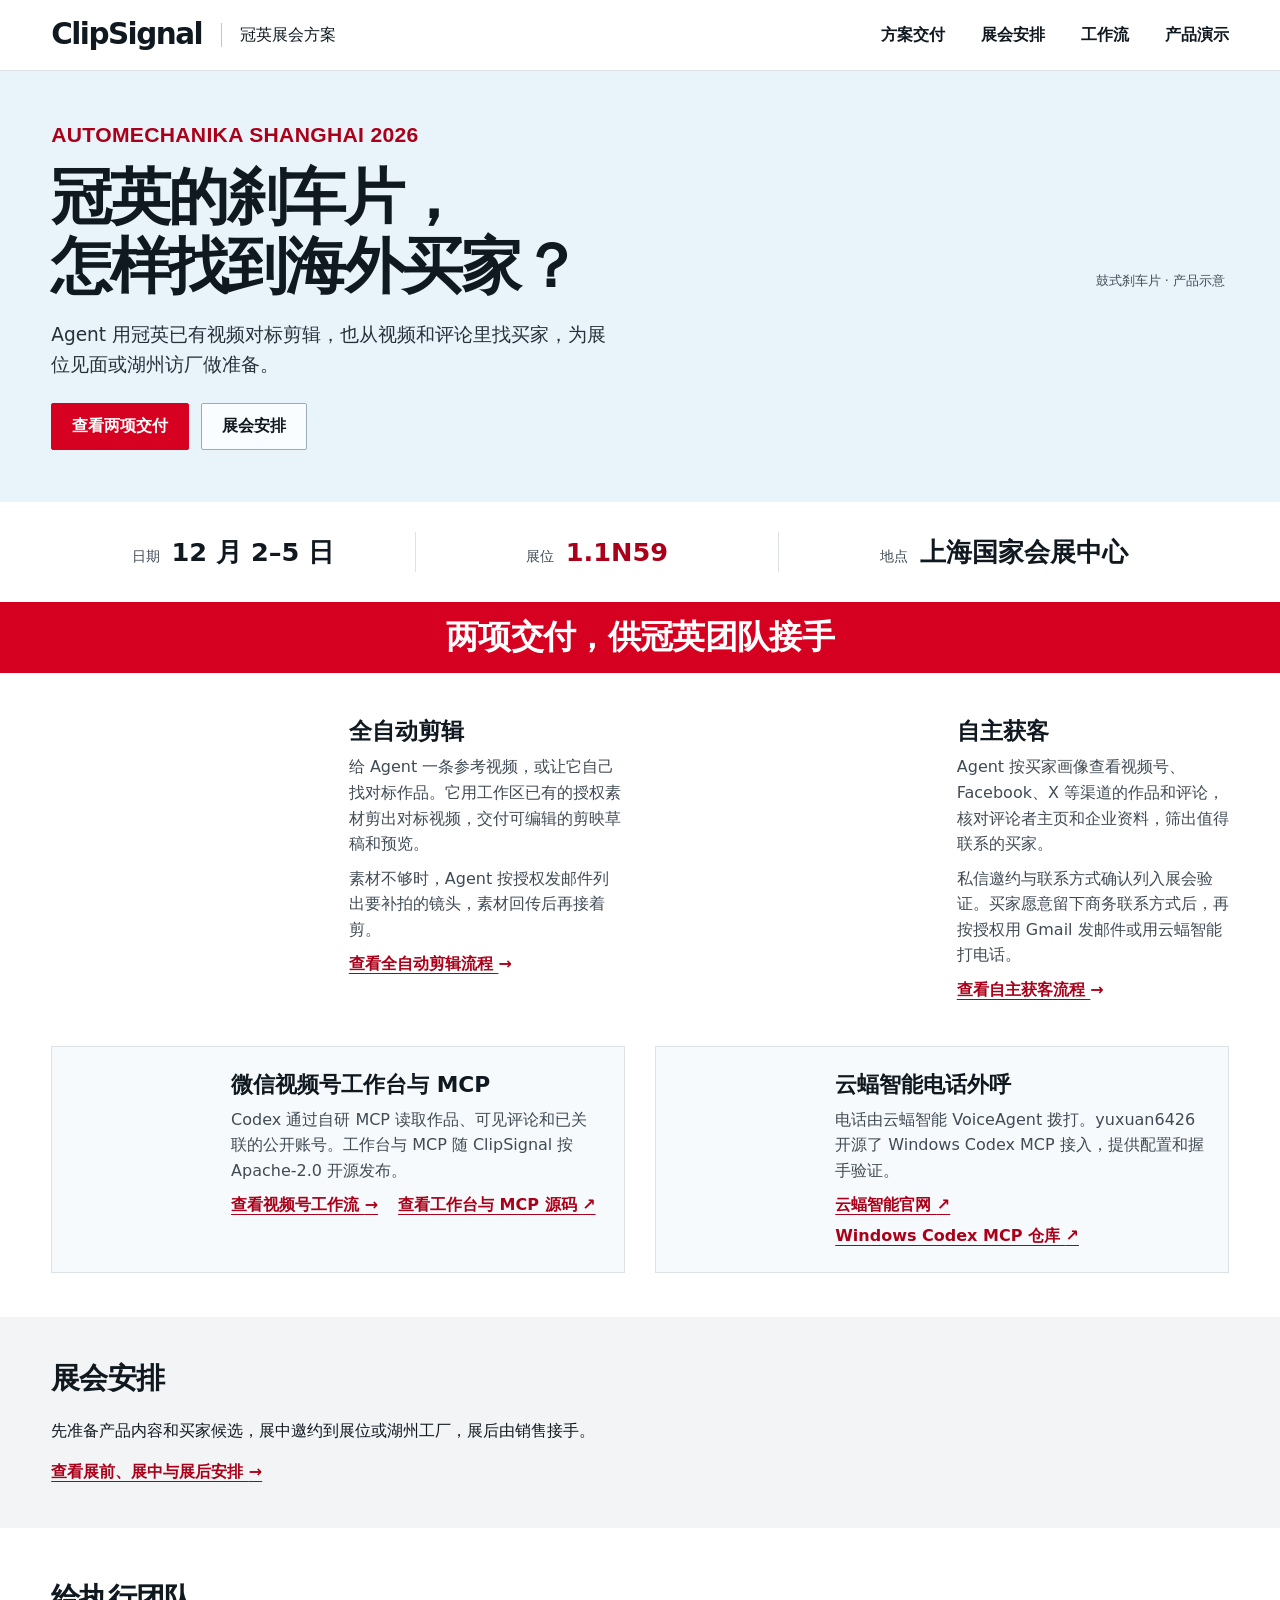
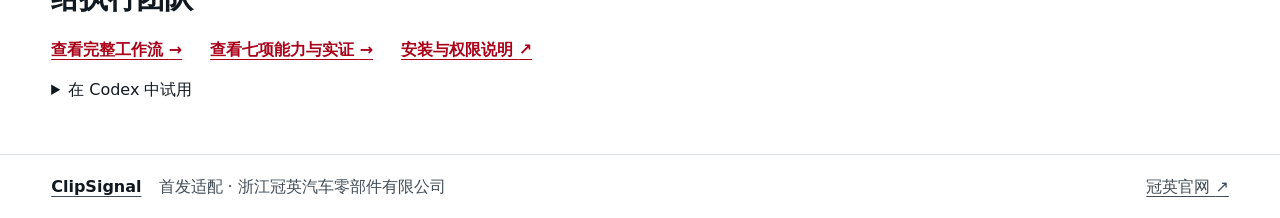
<file: site/index.html>
<!doctype html>
<html lang="zh-CN">
<head>
  <meta charset="utf-8">
  <meta name="viewport" content="width=device-width, initial-scale=1">
  <title>ClipSignal · 冠英展会获客方案</title>
  <meta name="description" content="ClipSignal 为冠英展会提供全自动剪辑与自主获客工作流，连接微信视频号 MCP 和云蝠智能外呼。">
  <meta property="og:title" content="ClipSignal · 冠英展会获客方案">
  <meta property="og:description" content="用工作区素材做对标视频，从公开作品和评论识别买家，再跟进展位或访厂邀约。">
  <link rel="icon" href="data:,">
  <link rel="stylesheet" href="./style.css">
  <script defer src="./script.js"></script>
</head>
<body class="case-home">
<a class="skip" href="#main">跳到正文</a>
<header class="case-header">
  <div class="case-shell case-header-row">
    <a class="case-brand" href="./"><strong>ClipSignal</strong><span>冠英展会方案</span></a>
    <nav aria-label="主导航">
      <a href="#deliverables">方案交付</a>
      <a href="#schedule">展会安排</a>
      <a href="./guide/">工作流</a>
      <a href="./demo/">产品演示</a>
    </nav>
  </div>
</header>
<main id="main">
  <section class="case-hero" aria-labelledby="case-title">
    <div class="case-shell case-hero-grid">
      <div class="case-hero-copy">
        <p class="case-event" lang="en">Automechanika Shanghai 2026</p>
        <h1 id="case-title">冠英的刹车片，<br>怎样找到海外买家？</h1>
        <p class="case-intro">Agent 用冠英已有视频对标剪辑，也从视频和评论里找买家，为展位见面或湖州访厂做准备。</p>
        <div class="case-actions">
          <a class="case-button" href="#deliverables">查看两项交付</a>
          <a class="case-button case-outline" href="#schedule">展会安排</a>
        </div>
      </div>
      <figure class="case-product">
        <div data-art="case-kooying"></div>
        <figcaption>鼓式刹车片 · 产品示意</figcaption>
      </figure>
    </div>
  </section>

  <dl class="case-shell case-facts" aria-label="展会信息">
    <div><dt>日期</dt><dd>12 月 2–5 日</dd></div>
    <div><dt>展位</dt><dd><strong>1.1N59</strong></dd></div>
    <div><dt>地点</dt><dd>上海国家会展中心</dd></div>
  </dl>

  <section id="deliverables" aria-labelledby="deliverables-title">
    <div class="case-red">
      <div class="case-shell"><h2 id="deliverables-title">两项交付，供冠英团队接手</h2></div>
    </div>
    <div class="case-shell case-outputs">
      <article class="case-output">
        <div class="case-output-photo" data-art="scene-03"></div>
        <div>
          <h3>全自动剪辑</h3>
          <p>给 Agent 一条参考视频，或让它自己找对标作品。它用工作区已有的授权素材剪出对标视频，交付可编辑的剪映草稿和预览。</p>
          <p>素材不够时，Agent 按授权发邮件列出要补拍的镜头，素材回传后再接着剪。</p>
          <a href="./guide/#edit">查看全自动剪辑流程 <span aria-hidden="true">→</span></a>
        </div>
      </article>
      <article class="case-output">
        <div class="case-output-photo" data-art="scene-09"></div>
        <div>
          <h3>自主获客</h3>
          <p>Agent 按买家画像查看视频号、Facebook、X 等渠道的作品和评论，核对评论者主页和企业资料，筛出值得联系的买家。</p>
          <p>私信邀约与联系方式确认列入展会验证。买家愿意留下商务联系方式后，再按授权用 Gmail 发邮件或用云蝠智能打电话。</p>
          <a href="./guide/#leads">查看自主获客流程 <span aria-hidden="true">→</span></a>
        </div>
      </article>
    </div>
    <div class="case-shell case-support" role="group" aria-label="自主获客的两个接入">
      <article id="wechat" class="case-channel" aria-labelledby="wechat-title">
        <div class="case-channel-art" data-art="scene-07"></div>
        <div>
          <h3 id="wechat-title">微信视频号工作台与 MCP</h3>
          <p>Codex 通过自研 MCP 读取作品、可见评论和已关联的公开账号。工作台与 MCP 随 ClipSignal 按 Apache-2.0 开源发布。</p>
          <div class="case-channel-links">
            <a href="./guide/#wechat">查看视频号工作流 <span aria-hidden="true">→</span></a>
            <a href="https://github.com/yuxuan6426/clipsignal/tree/main/modules/wechat">查看工作台与 MCP 源码 <span aria-hidden="true">↗</span></a>
          </div>
        </div>
      </article>
      <article id="voice" class="case-channel" aria-labelledby="voice-title">
        <div class="case-channel-art" data-art="scene-08"></div>
        <div>
          <h3 id="voice-title">云蝠智能电话外呼</h3>
          <p>电话由云蝠智能 VoiceAgent 拨打。yuxuan6426 开源了 Windows Codex MCP 接入，提供配置和握手验证。</p>
          <div class="case-channel-links">
            <a href="https://www.ccgpt.net/">云蝠智能官网 <span aria-hidden="true">↗</span></a>
            <a href="https://github.com/yuxuan6426/yunfu-mcp-windows">Windows Codex MCP 仓库 <span aria-hidden="true">↗</span></a>
          </div>
        </div>
      </article>
    </div>
  </section>

  <section id="schedule" class="case-schedule" aria-labelledby="schedule-title">
    <div class="case-shell">
      <h2 id="schedule-title">展会安排</h2>
      <p>先准备产品内容和买家候选，展中邀约到展位或湖州工厂，展后由销售接手。</p>
      <a href="./guide/#schedule">查看展前、展中与展后安排 <span aria-hidden="true">→</span></a>
    </div>
  </section>

  <section id="install" class="case-shell case-technical" aria-labelledby="technical-title">
    <h2 id="technical-title">给执行团队</h2>
    <div class="case-tech-links">
      <a href="./guide/">查看完整工作流 <span aria-hidden="true">→</span></a>
      <a href="./guide/#proof">查看七项能力与实证 <span aria-hidden="true">→</span></a>
      <a href="https://github.com/yuxuan6426/clipsignal/blob/main/INSTALL.md">安装与权限说明 <span aria-hidden="true">↗</span></a>
    </div>
    <details class="case-setup">
      <summary>在 Codex 中试用</summary>
      <div class="prompt">
        <p id="prompt">请从 https://github.com/yuxuan6426/clipsignal 安装并装载 ClipSignal，按仓库的 INSTALL.md 运行环境自检和合成候选验收，告诉我当前可用的模块和配置缺项。</p>
        <button type="button" class="case-button" data-copy="prompt" hidden>复制安装提示</button>
        <span class="copy-state" role="status"></span>
      </div>
    </details>
  </section>
</main>
<footer class="case-footer">
  <div class="case-shell">
    <a href="./" aria-label="ClipSignal 首页"><strong>ClipSignal</strong></a>
    <span>首发适配 · 浙江冠英汽车零部件有限公司</span>
    <a href="https://cn.kooying.com/">冠英官网 <span aria-hidden="true">↗</span></a>
  </div>
</footer>
</body>
</html>
</file>
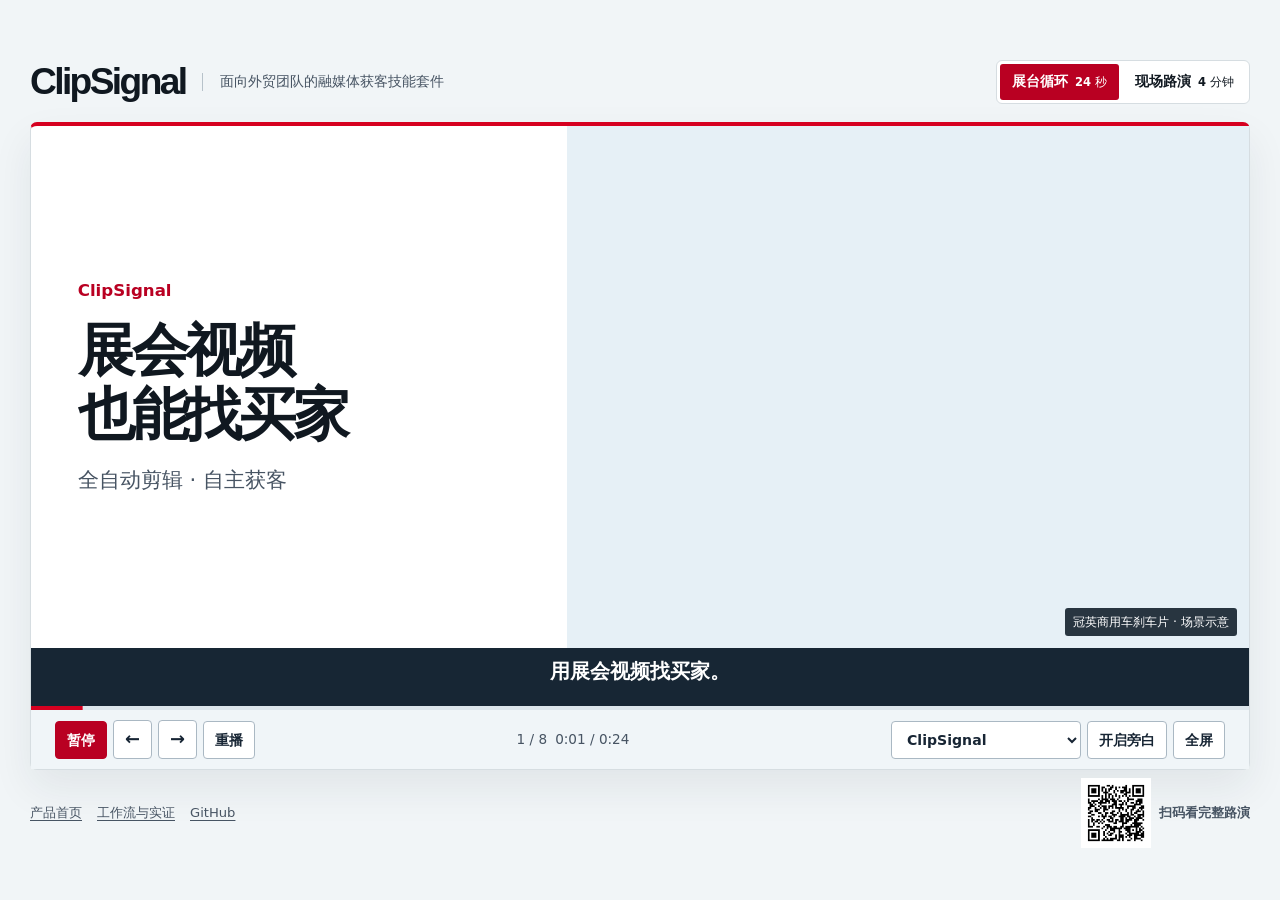
<file: site/demo/index.html>
<!doctype html>
<html lang="zh-CN">
<head>
  <meta charset="utf-8">
  <meta name="viewport" content="width=device-width, initial-scale=1">
  <title>ClipSignal · 产品演示与路演</title>
  <meta name="description" content="用 24 秒展台循环或 4 分钟现场路演，了解 ClipSignal 的全自动剪辑、自主获客与销售交接。">
  <meta property="og:title" content="ClipSignal · 产品演示与路演">
  <meta property="og:description" content="从企业素材到剪映草稿，从社媒评论到可核验买家。">
  <meta property="og:image" content="https://yuxuan6426.github.io/clipsignal/assets/showcase/case-kooying.webp">
  <link rel="canonical" href="https://yuxuan6426.github.io/clipsignal/demo/">
  <link rel="icon" href="data:,">
  <link rel="stylesheet" href="../style.css">
  <link rel="stylesheet" href="./demo.css">
  <script type="module" src="./demo.js"></script>
</head>
<body class="demo-page">
<a class="skip" href="#demo-main">跳到演示</a>
<main id="demo-main" class="deck">
  <header class="deck-header">
    <a class="deck-brand" href="../"><span>ClipSignal</span><small>面向外贸团队的融媒体获客技能套件</small></a>
    <nav class="deck-modes" aria-label="演示版本">
      <a href="?mode=booth" data-view="booth">展台循环 <small>24 秒</small></a>
      <a href="?mode=pitch" data-view="pitch">现场路演 <small>4 分钟</small></a>
    </nav>
  </header>
  <h1 class="visually-hidden">ClipSignal 产品演示</h1>
  <div class="deck-player" data-player>
    <div class="deck-stage" id="deck-stage" aria-label="演示内容">
      <div data-deck="booth" aria-label="展台循环">
    <section class="deck-slide booth-slide" id="booth-start" data-seconds="2" aria-labelledby="booth-start-title">
      <div class="booth-layout">
        <div class="deck-copy">
          <p class="deck-kicker">ClipSignal</p>
          <h2 id="booth-start-title">展会视频<br>也能找买家</h2>
          <p class="deck-desc">全自动剪辑 · 自主获客</p>
        </div>
        <figure class="booth-photo">
          <div data-art="case-kooying"></div>
          <figcaption>冠英商用车刹车片 · 场景示意</figcaption>
        </figure>
      </div>
      <div class="deck-transcript" aria-label="本镜讲解">
        <p data-cue="0">用展会视频找买家。</p>
      </div>
    </section>
    <section class="deck-slide booth-slide" id="booth-reference" data-seconds="3" aria-labelledby="booth-reference-title">
      <div class="booth-layout">
        <div class="deck-copy">
          <p class="deck-kicker">全自动剪辑</p>
          <h2 id="booth-reference-title">给一条参考片</h2>
          <p class="deck-desc">用你自己的工厂或展台实拍</p>
        </div>
        <figure class="booth-photo">
          <div data-art="scene-01"></div>
          <figcaption>工厂实拍 · 场景示意</figcaption>
        </figure>
      </div>
      <div class="deck-transcript" aria-label="本镜讲解">
        <p data-cue="0">给参考，用自己的实拍。</p>
      </div>
    </section>
    <section class="deck-slide booth-slide" id="booth-edit" data-seconds="3" aria-labelledby="booth-edit-title">
      <div class="booth-layout">
        <div class="deck-copy">
          <p class="deck-kicker">全自动剪辑</p>
          <h2 id="booth-edit-title">直接出<br>剪映草稿</h2>
          <p class="deck-desc">双语字幕 · 可编辑时间轴</p>
        </div>
        <figure class="booth-photo">
          <div data-art="scene-05"></div>
          <figcaption>剪映时间轴 · 场景示意</figcaption>
        </figure>
      </div>
      <div class="deck-transcript" aria-label="本镜讲解">
        <p data-cue="0">直接交付剪映草稿。</p>
      </div>
    </section>
    <section class="deck-slide booth-slide" id="booth-reshoot" data-seconds="3" aria-labelledby="booth-reshoot-title">
      <div class="booth-layout">
        <div class="deck-copy">
          <p class="deck-kicker">素材不足时</p>
          <h2 id="booth-reshoot-title">缺镜头？<br>邮件补拍</h2>
          <p class="deck-desc">收到素材接着剪</p>
        </div>
        <figure class="booth-photo">
          <div data-art="scene-02"></div>
          <figcaption>补拍分镜 · 场景示意</figcaption>
        </figure>
      </div>
      <div class="deck-transcript" aria-label="本镜讲解">
        <p data-cue="0">缺镜头，邮件补拍。</p>
      </div>
    </section>
    <section class="deck-slide booth-slide" id="booth-leads" data-seconds="3" aria-labelledby="booth-leads-title">
      <div class="booth-layout">
        <div class="deck-copy">
          <p class="deck-kicker">自主获客</p>
          <h2 id="booth-leads-title">从评论<br>找买家</h2>
          <p class="deck-desc">视频号 · Facebook · X · YouTube</p>
        </div>
        <figure class="booth-photo">
          <div data-art="scene-07"></div>
          <figcaption>作品与评论 · 场景示意</figcaption>
        </figure>
      </div>
      <div class="deck-transcript" aria-label="本镜讲解">
        <p data-cue="0">看作品和评论，找买家。</p>
      </div>
    </section>
    <section class="deck-slide booth-slide" id="booth-verify" data-seconds="3" aria-labelledby="booth-verify-title">
      <div class="booth-layout">
        <div class="deck-copy">
          <p class="deck-kicker">自主获客</p>
          <h2 id="booth-verify-title">点主页<br>查官网</h2>
          <p class="deck-desc">留下可回查的企业线索</p>
        </div>
        <figure class="booth-photo">
          <div data-art="scene-06"></div>
          <figcaption>企业核验 · 场景示意</figcaption>
        </figure>
      </div>
      <div class="deck-transcript" aria-label="本镜讲解">
        <p data-cue="0">核对主页和企业官网。</p>
      </div>
    </section>
    <section class="deck-slide booth-slide" id="booth-outreach" data-seconds="3" aria-labelledby="booth-outreach-title">
      <div class="booth-layout">
        <div class="deck-copy">
          <p class="deck-kicker">销售跟进</p>
          <h2 id="booth-outreach-title">发邮件<br>打电话约见</h2>
          <p class="deck-desc">按授权使用 Gmail 与云蝠智能</p>
        </div>
        <figure class="booth-photo">
          <div data-art="scene-08"></div>
          <figcaption>展会邀约 · 场景示意</figcaption>
        </figure>
      </div>
      <div class="deck-transcript" aria-label="本镜讲解">
        <p data-cue="0">用邮件和电话跟进。</p>
      </div>
    </section>
    <section class="deck-slide booth-slide booth-close" id="booth-case" data-seconds="4" aria-labelledby="booth-case-title">
      <div class="booth-layout">
        <div class="deck-copy">
          <p class="deck-kicker">ClipSignal · 冠英展会案例</p>
          <h2 id="booth-case-title">想看实际效果？<br>现场问我们</h2>
          <p class="deck-desc">也可扫码看完整路演</p>
        </div>
        <figure class="booth-photo">
          <div data-art="scene-03"></div>
          <figcaption>在自有展台演示 · 场景示意</figcaption>
        </figure>
      </div>
      <div class="deck-transcript" aria-label="本镜讲解">
        <p data-cue="0">想看实际效果？现场问我们。</p>
      </div>
    </section>
      </div>
      <div data-deck="pitch" aria-label="现场路演">
    <section class="deck-slide deck-cover" id="pitch-start" data-seconds="18" aria-labelledby="pitch-start-title">
      <div class="deck-layout">
        <div class="deck-copy">
          <p class="deck-kicker">产品定位</p>
          <h2 id="pitch-start-title">把展会内容和海外买家接起来</h2>
          <p class="deck-desc">ClipSignal — 面向外贸团队的融媒体获客技能套件</p>
          <ul class="deck-tags" aria-label="关键交付"><li>剪映草稿与补拍清单</li><li>买家候选与销售交接</li></ul>
        </div>
        <figure class="deck-photo"><div data-art="case-kooying"></div><figcaption>冠英商用车刹车片 · 场景示意</figcaption></figure>
      </div>
      <div class="deck-transcript" aria-label="本章讲解">
        <p data-cue="0">对外贸团队来说，一条短视频可以介绍产品，评论也可能提供采购信号。</p>
        <p data-cue="5880">ClipSignal 把这两件事放进同一个展会任务。</p>
        <p data-cue="9395">团队收到可编辑的剪映草稿，以及能回查的买家候选。</p>
      </div>
    </section>
    <section class="deck-slide" id="pitch-case" data-seconds="22" aria-labelledby="pitch-case-title">
      <div class="deck-layout">
        <div class="deck-copy">
          <p class="deck-kicker">首发企业 · 浙江冠英</p>
          <h2 id="pitch-case-title">让买家在展会找到冠英</h2>
          <p class="deck-desc">首发适配 2026 上海法兰克福汽配展。面向商用车刹车片的进口商、批发商和车桥厂。</p>
          <ul class="deck-tags" aria-label="关键交付"><li>12 月 2–5 日</li><li>上海国家会展中心</li><li>冠英展位 1.1N59</li></ul>
        </div>
        <figure class="deck-photo"><div data-art="scene-03"></div><figcaption>冠英自有展台 · 场景示意</figcaption></figure>
      </div>
      <div class="deck-transcript" aria-label="本章讲解">
        <p data-cue="0">冠英做的是商用车刹车片。</p>
        <p data-cue="2340">一次具体任务，是让合适的进口商、批发商和车桥厂在上海展会看到产品。</p>
        <p data-cue="8725">有兴趣的买家可以在展位见面，也可以把湖州访厂排进行程。</p>
      </div>
    </section>
    <section class="deck-slide" id="pitch-edit" data-seconds="42" aria-labelledby="pitch-edit-title">
      <div class="deck-layout">
        <div class="deck-copy">
          <p class="deck-kicker">交付一 · 全自动剪辑</p>
          <h2 id="pitch-edit-title">参考给 Agent，草稿交给团队</h2>
          <p class="deck-desc">你选参考，也可以让 Agent 根据行业选题找对标。它用企业授权实拍生成草稿，缺镜头就出补拍清单。</p>
          <ol class="deck-steps"><li><strong>拆解参考</strong><span>开场、卖点、证明镜头、字幕和行动引导</span></li><li><strong>组织素材</strong><span>Agent Plan 理解原片音频、镜头和时码，缺片段按授权用 Gmail 发补拍说明</span></li><li><strong>交付剪映</strong><span>组织双语字幕、豆包旁白、原创配乐和过渡页，保留可编辑时间轴</span></li></ol>
        </div>
        <div class="deck-panel"><p class="deck-panel-label">剪映草稿示意</p><div class="timeline" aria-hidden="true"><div><b>实拍</b><i>工厂实拍</i><i>产品近景</i><i>展位</i></div><div><b>字幕</b><i>中英双语字幕</i><i>邀约</i></div><div><b>音频</b><i>旁白</i><i>原创配乐</i></div></div><p class="deck-note">22 秒双语草稿已原生读回，并人工确认在剪映首页可见。</p></div>
      </div>
      <div class="deck-transcript" aria-label="本章讲解">
        <p data-cue="0">团队可以指定一条参考，也可以让 Agent 先查找行业视频。</p>
        <p data-cue="4745">它拆解开场、卖点、证明镜头和节奏，再从工作区的授权实拍里找可用素材。</p>
        <p data-cue="11600">缺少产品近景一类的镜头时，按授权经 Gmail 发出补拍说明，拿到素材继续剪。</p>
        <p data-cue="18525">Agent Plan 分析音频、画面和时码，旁白、字幕、原创配乐各保留轨道。</p>
        <p data-cue="25180">冠英的二十二秒双语草稿已经读回，也确认在剪映首页可见。</p>
      </div>
    </section>
    <section class="deck-slide" id="pitch-leads" data-seconds="43" aria-labelledby="pitch-leads-title">
      <div class="deck-layout">
        <div class="deck-copy">
          <p class="deck-kicker">交付二 · 自主获客</p>
          <h2 id="pitch-leads-title">一条采购信号，一张企业证据卡</h2>
          <p class="deck-desc">博查找站外入口，Chrome 上看 X、Facebook 和 YouTube 的作品、评论及作者主页。视频号由自研 MCP 接入。</p>
          <ol class="deck-steps"><li><strong>找信号</strong><span>明确地区、品类、企业角色和关键词</span></li><li><strong>查企业</strong><span>回到官网或官方名录，核对品类、角色、进口能力和主动需求</span></li><li><strong>交接销售</strong><span>去重后输出候选表、Markdown、JSON 与下一步，附来源和观察时间</span></li></ol>
        </div>
        <div class="deck-panel"><p class="deck-panel-label">企业候选卡 · 合成示例</p><blockquote class="deck-quote">“我们在找适配重卡车队的制动件供货商。”</blockquote><dl class="deck-evidence"><div><dt>品类</dt><dd>官网列商用车制动件</dd></div><div><dt>角色</dt><dd>官网列经销服务</dd></div><div><dt>进口能力</dt><dd>待核</dd></div><div><dt>采购需求</dt><dd>评论提供信号，采购授权和规模待核</dd></div></dl></div>
      </div>
      <div class="deck-transcript" aria-label="本章讲解">
        <p data-cue="0">先把地区、品类和买家角色设清楚。</p>
        <p data-cue="3420">博查负责找入口，Chrome 在公开页面看作品、评论和作者主页。视频号用自研 MCP。</p>
        <p data-cue="10940">例如有人评论正在找重卡制动件供货商，Agent 会回到企业官网核对品类和经销角色。</p>
        <p data-cue="18145">采购需求与进口能力分别记录。评论可以提供信号，确认采购需要进一步的证据。</p>
        <p data-cue="24790">销售接手的是一份去重后的候选表，能回查来源、观察时间和待核项。</p>
      </div>
    </section>
    <section class="deck-slide" id="pitch-outreach" data-seconds="32" aria-labelledby="pitch-outreach-title">
      <div class="deck-layout">
        <div class="deck-copy">
          <p class="deck-kicker">自研接入 · 授权跟进</p>
          <h2 id="pitch-outreach-title">让找到的买家接上销售流程</h2>
          <p class="deck-desc">视频号工作台与 MCP 随套件开源。电话由云蝠智能 VoiceAgent 提供，Windows Codex 接入由 yuxuan6426 构建。</p>
          <div class="deck-links"><a href="https://github.com/yuxuan6426/clipsignal/tree/main/modules/wechat">视频号工作台与 MCP</a><a href="https://www.ccgpt.net/">云蝠智能官网</a><a href="https://github.com/yuxuan6426/yunfu-mcp-windows">Windows Codex MCP</a></div>
        </div>
        <div class="deck-panel"><p class="deck-panel-label">销售收到的交接记录</p><ol class="deck-steps"><li><strong>商务入口</strong><span>记录获准使用的联系方式和来源</span></li><li><strong>邀约回执</strong><span>邮件、通话、回复与预约状态</span></li><li><strong>下一步</strong><span>展位见面、访厂或补问</span></li></ol></div>
      </div>
      <div class="deck-transcript" aria-label="本章讲解">
        <p data-cue="0">视频号工作台把公开作品、可见评论和已关联账号带进同一套核验流程。</p>
        <p data-cue="6355">遇到获准跟进的买家，按平台权限给对方发私信，确认商务联系方式。</p>
        <p data-cue="11865">邮件走 Gmail。电话由云蝠智能拨打，Windows 上的 Codex 接入已开源。</p>
        <p data-cue="17930">把回复、预约和下一步交给销售，销售知道怎样继续。</p>
      </div>
    </section>
    <section class="deck-slide" id="pitch-event" data-seconds="25" aria-labelledby="pitch-event-title">
      <div class="deck-layout">
        <div class="deck-copy">
          <p class="deck-kicker">业务链路 · 展前到展后</p>
          <h2 id="pitch-event-title">让材料、线索和邀约用同一个任务</h2>
          <p class="deck-desc">同一份企业资料、买家画像和活动目标，贯穿两条工作流。</p>
          <ol class="deck-steps"><li><strong>展前</strong><span>工厂实拍、制作剪映草稿、建立买家候选表</span></li><li><strong>展中</strong><span>在自有展台补拍，审核后发布，跟进展位会面或湖州访厂</span></li><li><strong>展后</strong><span>按回执移交有效询盘，把反复出现的买家问题带回下一轮选题</span></li></ol>
        </div>
        <figure class="deck-photo"><div data-art="scene-01"></div><figcaption>展前在工厂实拍 · 场景示意</figcaption></figure>
      </div>
      <div class="deck-transcript" aria-label="本章讲解">
        <p data-cue="0">展前在工厂拍素材，同时核验目标买家。</p>
        <p data-cue="3660">展中补拍、审核发布，按授权跟进展位会面或湖州访厂。</p>
        <p data-cue="8820">展后销售接手有效询盘，内容团队把客户反复问的问题带回下一轮选题。</p>
      </div>
    </section>
    <section class="deck-slide" id="pitch-setup" data-seconds="24" aria-labelledby="pitch-setup-title">
      <div class="deck-layout">
        <div class="deck-copy">
          <p class="deck-kicker">运行与维护</p>
          <h2 id="pitch-setup-title">一句话装载，按任务走完</h2>
          <p class="deck-desc">运行环境为 Windows、Codex、配套 Skills 和隔离环境。总控可按需求运行剪辑、获客或两条并行。</p>
          <ol class="deck-steps"><li><strong>首次配置</strong><span>预检系统工具、Chrome 与 Gmail 插件，以及 Agent Plan、博查和 MCP</span></li><li><strong>故障续跑</strong><span>核对状态，修复可逆故障，复验后从安全断点续跑</span></li><li><strong>积累经验</strong><span>录入已验收做法，下次任务自动查阅</span></li></ol>
        </div>
        <div class="deck-panel"><p class="deck-panel-label">交付给接收团队</p><p class="deck-box-title">Windows + Codex</p><p>安装自检 · 工作流分流 · 本地项目记忆</p><a href="https://github.com/yuxuan6426/clipsignal/blob/main/INSTALL.md">查看安装与权限说明</a></div>
      </div>
      <div class="deck-transcript" aria-label="本章讲解">
        <p data-cue="0">在 Windows 的 Codex 里用一句话装载，先检查工具、插件和服务。</p>
        <p data-cue="5660">总控让两条链独立运行，也可以接到同一件展会任务上。</p>
        <p data-cue="10305">遇到可恢复故障会修复、复验和续跑。验收通过的做法会留给下一次任务。</p>
      </div>
    </section>
    <section class="deck-slide" id="pitch-proof" data-seconds="20" aria-labelledby="pitch-proof-title">
      <div class="deck-layout">
        <div class="deck-copy">
          <p class="deck-kicker">实证 · 冠英案例</p>
          <h2 id="pitch-proof-title">团队已经拿到哪些产物？</h2>
          <p class="deck-desc">已验证项带回执，展会验证项沿触达和预约链逐项收集。</p>
          <a class="deck-action" href="../guide/#proof">查看七项能力与实证 <span aria-hidden="true">→</span></a>
        </div>
        <div class="deck-panel"><p class="deck-panel-label">当前证据</p><div class="proof-group"><strong>已验证</strong><p>22 秒双语剪映草稿、跨平台候选核验、合成销售交接、视频号 MCP 读取、Gmail 测试发送、云蝠测试知识库读回。</p></div><div class="proof-group pending"><strong>展会待验</strong><p>企业账号正式发布、自动私信、邮件送达、实际外呼和到访。</p></div></div>
      </div>
      <div class="deck-transcript" aria-label="本章讲解">
        <p data-cue="0">目前已经验证草稿读回、买家核验和销售交接样例。</p>
        <p data-cue="4580">视频号读取、Gmail 测试发送和云蝠知识库读回也有记录。</p>
        <p data-cue="9440">正式发布、私信、邮件送达、外呼和到访，按展会回执继续验收。</p>
      </div>
    </section>
    <section class="deck-slide" id="pitch-begin" data-seconds="14" aria-labelledby="pitch-begin-title">
      <div class="deck-layout">
        <div class="deck-copy">
          <p class="deck-kicker">开源体验</p>
          <h2 id="pitch-begin-title">在 Codex 发一句话</h2>
          <p class="deck-desc">先跑环境自检和合成候选验收，确认团队此刻能使用哪些工作流。</p>
          <div class="deck-links"><a href="https://github.com/yuxuan6426/clipsignal">GitHub 源码</a><a href="../guide/">完整工作流</a><a href="https://b1x.work/events/competitions/cmp_d76ad4530fe1447d8707d3247ce5c7ad">B1X 参赛页</a></div>
        </div>
        <div class="deck-panel"><p class="deck-panel-label">复制到 Codex</p><p id="demo-prompt" class="deck-prompt">请从 https://github.com/yuxuan6426/clipsignal 安装并装载 ClipSignal，按仓库的 INSTALL.md 运行环境自检和合成候选验收，告诉我当前可用的模块和配置缺项。</p><button class="deck-action" type="button" data-copy hidden>复制提示词</button><span class="copy-status" role="status"></span></div>
      </div>
      <div class="deck-transcript" aria-label="本章讲解">
        <p data-cue="0">打开 GitHub 仓库，在 Windows 的 Codex 发出这条提示词。</p>
        <p data-cue="4840">先跑自检和合成候选，再把你的企业资料与展会目标带进去。</p>
      </div>
    </section>
      </div>
    </div>
    <div class="deck-chrome" data-chrome hidden>
      <p class="deck-caption" data-caption></p>
      <div class="deck-progress" role="progressbar" aria-label="播放进度" aria-valuemin="0" aria-valuemax="100" aria-valuenow="0"><span data-progress></span></div>
      <div class="deck-controls">
        <div class="deck-transport" aria-label="播放器控制" role="group">
          <button class="deck-button is-primary" type="button" data-play aria-keyshortcuts="Space">播放</button>
          <button class="deck-button deck-arrow" type="button" data-prev aria-label="上一章" aria-keyshortcuts="ArrowLeft">←</button>
          <button class="deck-button deck-arrow" type="button" data-next aria-label="下一章" aria-keyshortcuts="ArrowRight">→</button>
          <button class="deck-button" type="button" data-restart>重播</button>
        </div>
        <div class="deck-count" aria-label="当前章节"><span data-count></span><time data-clock>0:00</time></div>
        <div class="deck-options">
          <label class="chapter-label"><span class="visually-hidden">跳到章节</span><select class="deck-button" data-chapter aria-label="跳到章节"></select></label>
          <button class="deck-button" type="button" data-sound>开启旁白</button>
          <button class="deck-button" type="button" data-expand aria-keyshortcuts="F">全屏</button>
        </div>
      </div>
      <span class="visually-hidden" data-announce role="status"></span>
      <audio preload="none" data-narration></audio>
    </div>
  </div>
  <footer class="deck-footer">
    <div><a href="../">产品首页</a><a href="../guide/">工作流与实证</a><a href="https://github.com/yuxuan6426/clipsignal">GitHub</a></div>
    <a class="deck-qr-link" href="?mode=pitch"><figure class="deck-qr"><img src="./media/pitch-qr.png" width="256" height="256" alt="扫码打开 ClipSignal 现场路演"><figcaption>扫码看完整路演</figcaption></figure></a>
  </footer>
</main>
</body>
</html>
</file>
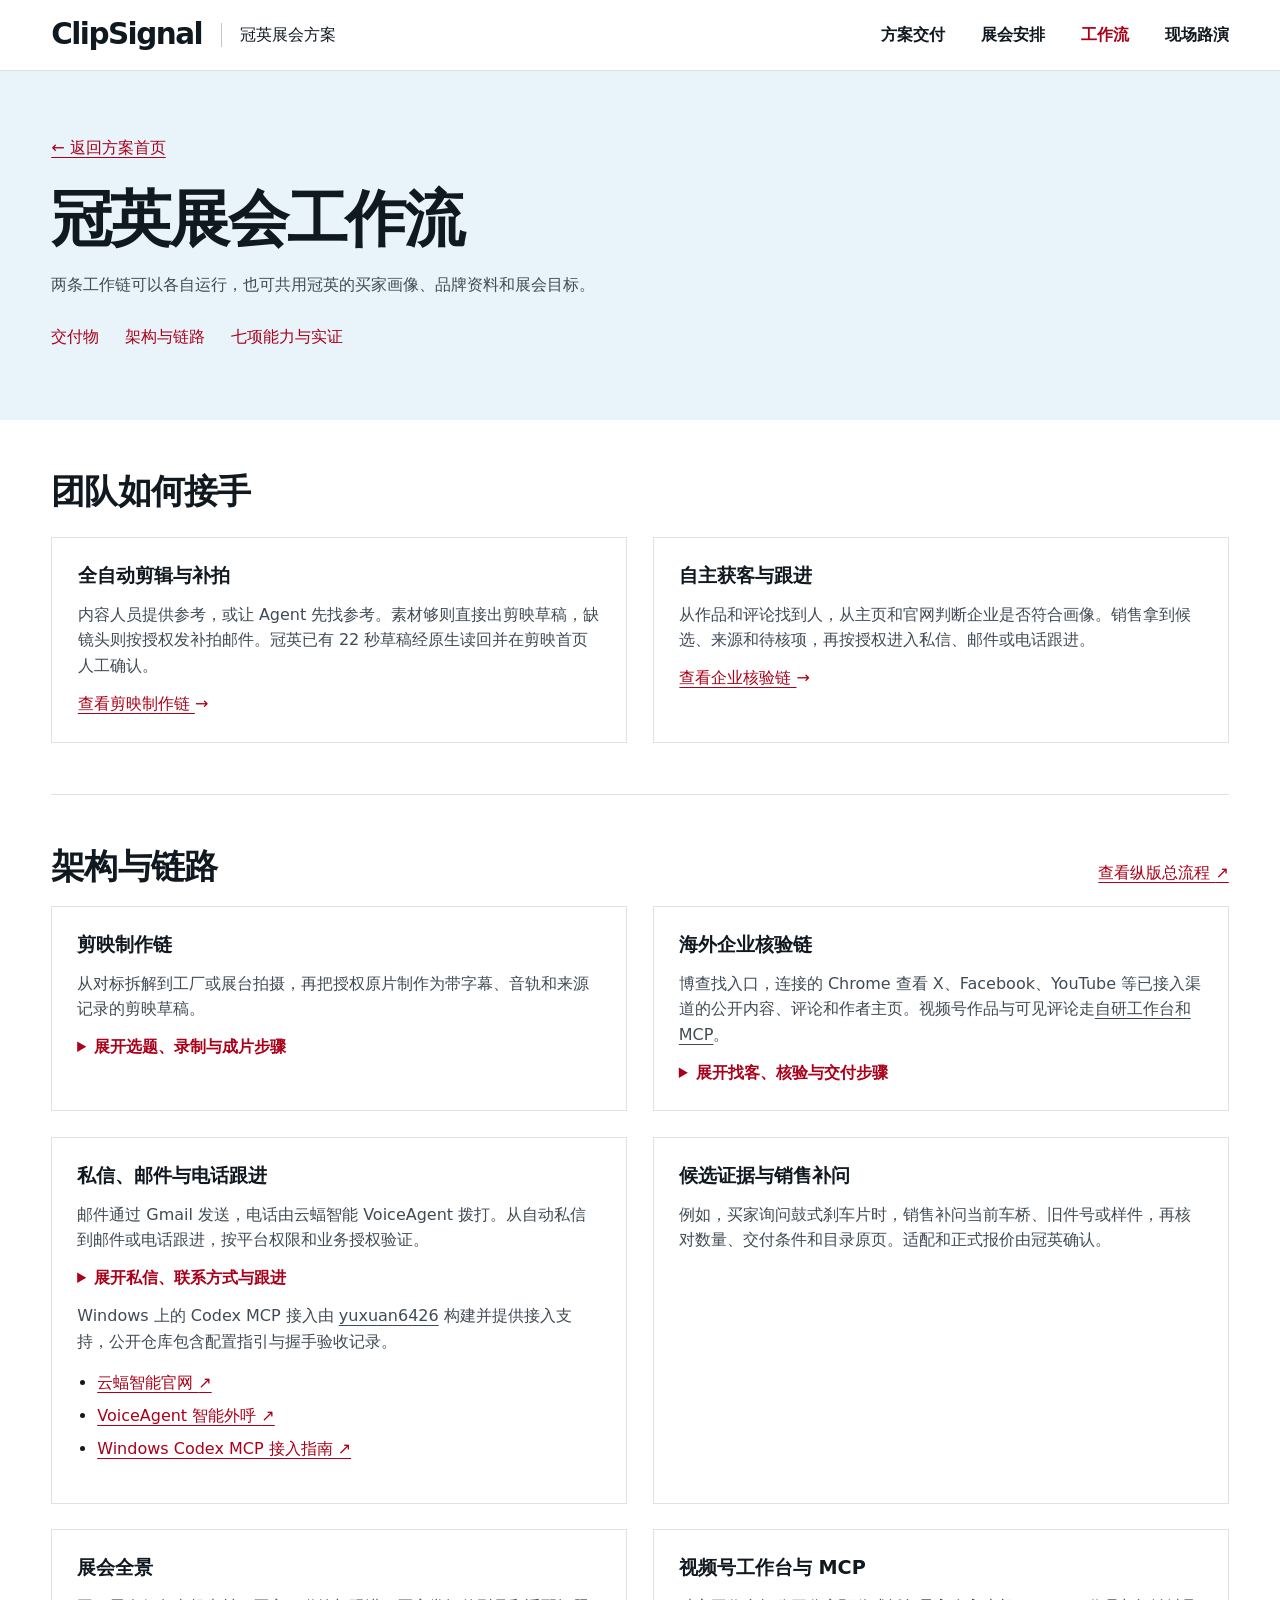
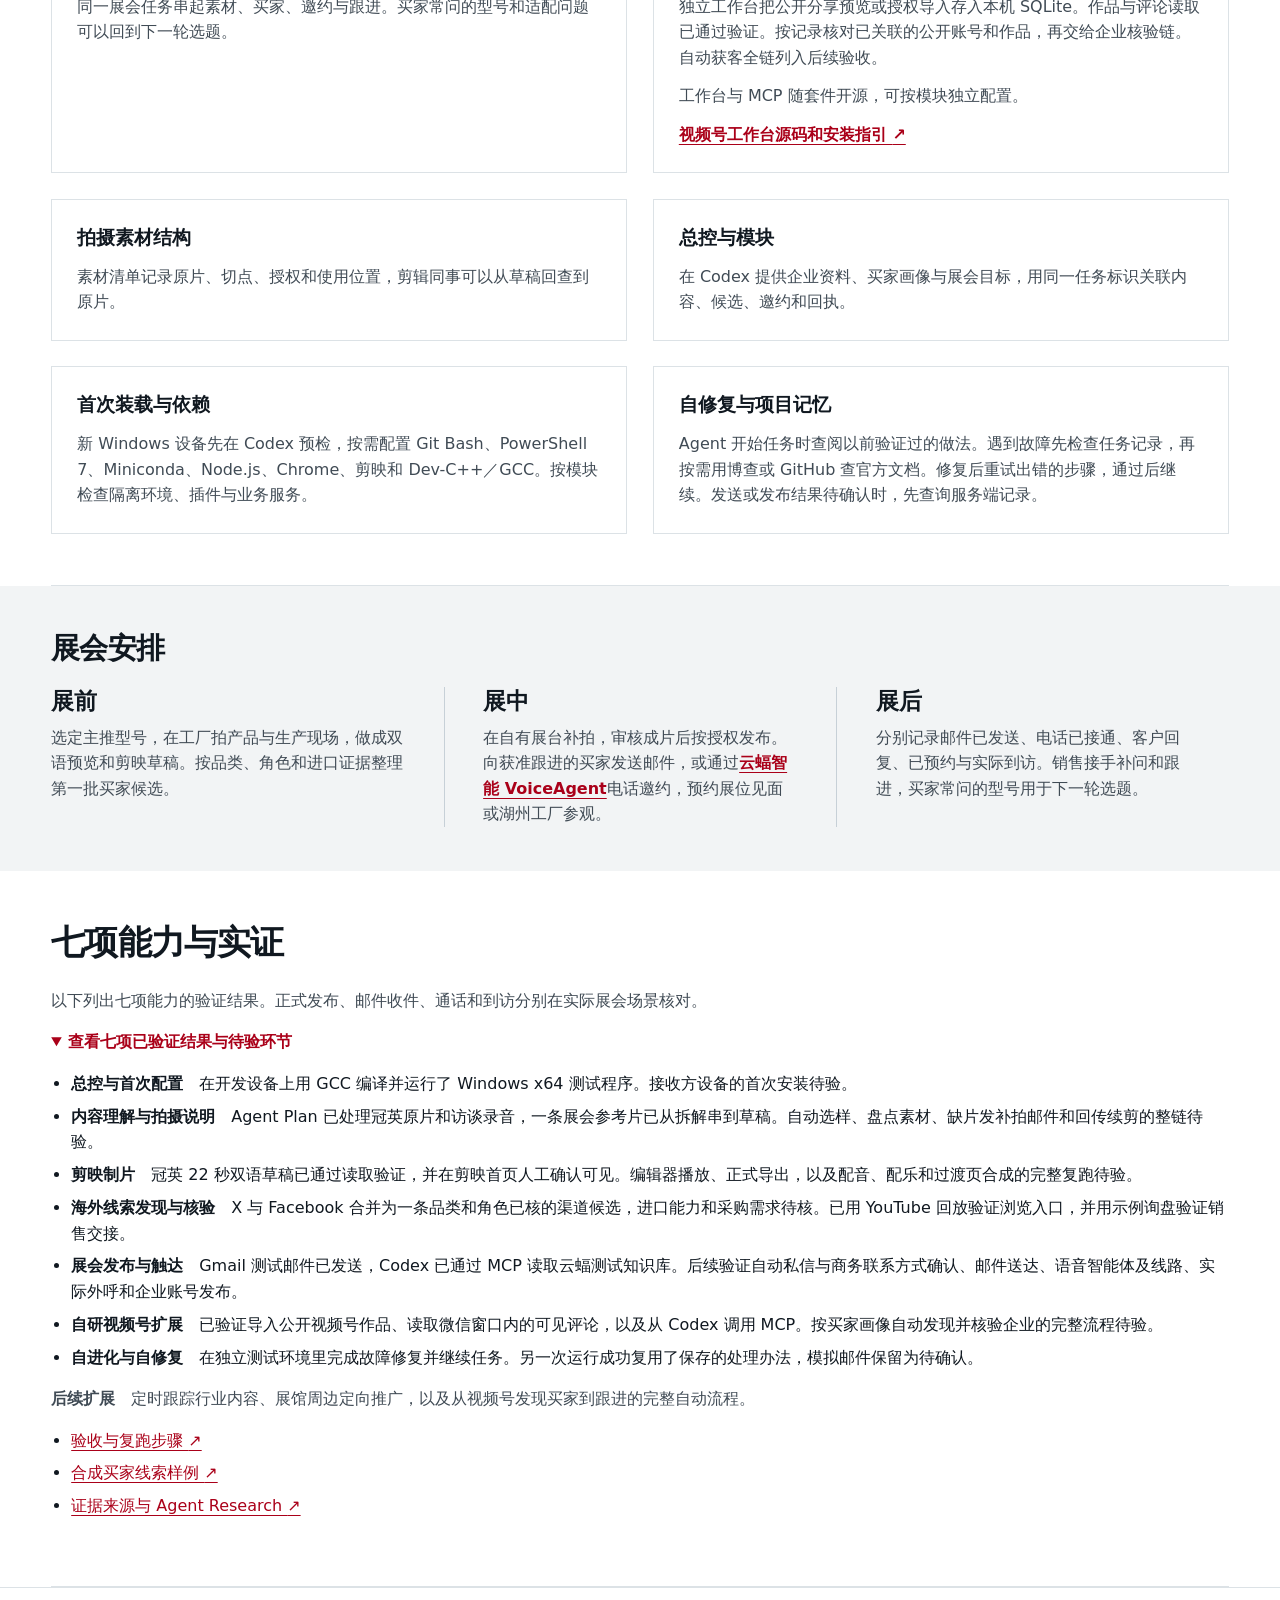
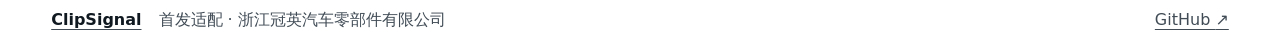
<file: site/guide/index.html>
<!doctype html>
<html lang="zh-CN">
<head>
  <meta charset="utf-8">
  <meta name="viewport" content="width=device-width, initial-scale=1">
  <title>ClipSignal · 冠英展会工作流</title>
  <meta name="description" content="了解全自动剪辑从参考作品到剪映草稿的做法，以及自主获客如何核验买家和交接销售。">
  <meta property="og:title" content="ClipSignal · 冠英展会工作流">
  <meta property="og:description" content="从录制说明、剪映草稿到海外买家候选和展会邀约。">
  <link rel="icon" href="data:,">
  <link rel="stylesheet" href="../style.css">
</head>
<body class="case-guide">
<a class="skip" href="#main">跳到正文</a>
<header class="case-header">
  <div class="case-shell case-header-row">
    <a class="case-brand" href="../"><strong>ClipSignal</strong><span>冠英展会方案</span></a>
    <nav aria-label="主导航">
      <a href="../#deliverables">方案交付</a>
      <a href="#schedule">展会安排</a>
      <a href="./" aria-current="page">工作流</a>
      <a href="../demo/?mode=pitch">现场路演</a>
    </nav>
  </div>
</header>
<main id="main">
  <section class="case-hero">
    <div class="case-shell guide-intro">
      <a class="crumb" href="../">← 返回方案首页</a>
      <h1>冠英展会工作流</h1>
      <p>两条工作链可以各自运行，也可共用冠英的买家画像、品牌资料和展会目标。</p>
      <nav aria-label="工作流内容">
        <a href="#outputs">交付物</a>
        <a href="#diagrams">架构与链路</a>
        <a href="#proof">七项能力与实证</a>
      </nav>
    </div>
  </section>

  <section id="outputs" class="case-shell guide-block" aria-labelledby="outputs-title">
    <h2 id="outputs-title">团队如何接手</h2>
    <div class="guide-outputs">
      <article class="guide-card" data-art="scene-03">
        <h3>全自动剪辑与补拍</h3>
        <p>内容人员提供参考，或让 Agent 先找参考。素材够则直接出剪映草稿，缺镜头则按授权发补拍邮件。冠英已有 22 秒草稿经原生读回并在剪映首页人工确认。</p>
        <a href="#edit">查看剪映制作链 <span aria-hidden="true">→</span></a>
      </article>
      <article class="guide-card" data-art="scene-06">
        <h3>自主获客与跟进</h3>
        <p>从作品和评论找到人，从主页和官网判断企业是否符合画像。销售拿到候选、来源和待核项，再按授权进入私信、邮件或电话跟进。</p>
        <a href="#leads">查看企业核验链 <span aria-hidden="true">→</span></a>
      </article>
    </div>
  </section>

  <section id="diagrams" class="case-shell guide-block" aria-labelledby="diagrams-title">
    <div class="guide-title">
      <h2 id="diagrams-title">架构与链路</h2>
      <a href="https://github.com/yuxuan6426/clipsignal#两条链路面向两类交接">查看纵版总流程 <span aria-hidden="true">↗</span></a>
    </div>
    <div class="diagram-grid">
      <article id="edit" class="diagram">
        <h3>剪映制作链</h3>
        <div data-art="diagram-edit"></div>
        <p>从对标拆解到工厂或展台拍摄，再把授权原片制作为带字幕、音轨和来源记录的剪映草稿。</p>
        <details class="guide-steps">
          <summary>展开选题、录制与成片步骤</summary>
          <ol>
            <li>用户给出参考链接，或让 Agent 按行业、受众和行动目标找热门参考。拆解开场、卖点、证明镜头、字幕、节奏和时码。需要取用获准的网络片段时，通过解析站获取并按时间段裁切，登记来源。</li>
            <li>盘点工作区里的授权原片，把片段映射到对标结构。素材齐全时直接进入剪辑。缺镜头时生成 Markdown 补拍清单，按授权经 Gmail 发给拍摄同事，注明样品、景别和话术，收到补拍素材后续剪。</li>
            <li>用 Agent Plan 分析授权原片的音频、画面和时码，编排字幕与时间轴。豆包 TTS 2.0 默认女声用于旁白，本地生成原创纯音乐并保留独立音轨。过渡页优先用已连接 Chrome 中的 ChatGPT。Codex ImageGen 备选需接入资产来源校验，再登记来源。</li>
            <li>分别核对原生读回、首页登记和正式导出。成片审核后按账号与平台授权发布，保存作品链接、时间和可见性。</li>
          </ol>
        </details>
      </article>
      <article id="leads" class="diagram">
        <h3>海外企业核验链</h3>
        <div data-art="diagram-leads"></div>
        <p>博查找入口，连接的 Chrome 查看 X、Facebook、YouTube 等已接入渠道的公开内容、评论和作者主页。视频号作品与可见评论走<a href="#wechat">自研工作台和 MCP</a>。</p>
        <details class="guide-steps">
          <summary>展开找客、核验与交付步骤</summary>
          <ol>
            <li>输入地区、产品、目标角色和关键词，可选巡览行业近期动态。冠英可围绕重型商用车售后件筛查批发商、经销商、车桥厂和其他采购企业。</li>
            <li>纯文本记录出处和时间，视频结合音频、画面与时码分析，混合内容关联原帖和媒体。按作品、评论、作者主页、企业官网的顺序保留出处。</li>
            <li>按事件和已核企业域名去重，区分终端、渠道、同业和待核。把产品匹配、进口能力和主动需求分别记证据。明确且获准的询盘附销售交接卡。</li>
            <li>交付结构化 JSON、Markdown 报告与候选表，保留核验时间和下一步。符合画像且获准触达的候选，转到<a href="#outreach">私信和后续跟进</a>。</li>
          </ol>
        </details>
      </article>
      <article id="outreach" class="diagram">
        <h3>私信、邮件与电话跟进</h3>
        <div data-art="diagram-outreach"></div>
        <p>邮件通过 Gmail 发送，电话由云蝠智能 VoiceAgent 拨打。从自动私信到邮件或电话跟进，按平台权限和业务授权验证。</p>
        <details class="guide-steps">
          <summary>展开私信、联系方式与跟进</summary>
          <ol>
            <li>账号、平台和任务授权均允许时，对符合画像的对象发站内私信，介绍相关品类和展会场景，请对方自愿提供商务邮箱或电话。</li>
            <li>记录对方回复、联系方式的来源和同意范围。获准后按所留方式跟进，电话邀约使用已配置的语音智能体和线路。</li>
            <li>按同一任务记录私信及邮件发送、回复、接通、展位或工厂预约与实际到访，交给销售负责后续。</li>
          </ol>
        </details>
        <p>Windows 上的 Codex MCP 接入由 <a href="https://github.com/yuxuan6426/yunfu-mcp-windows">yuxuan6426</a> 构建并提供接入支持，公开仓库包含配置指引与握手验收记录。</p>
        <ul class="guide-resources">
          <li><a href="https://www.ccgpt.net/">云蝠智能官网 <span aria-hidden="true">↗</span></a></li>
          <li><a href="https://www.ccgpt.net/aicc/">VoiceAgent 智能外呼 <span aria-hidden="true">↗</span></a></li>
          <li><a href="https://github.com/yuxuan6426/yunfu-mcp-windows/blob/main/codex-windows.md">Windows Codex MCP 接入指南 <span aria-hidden="true">↗</span></a></li>
        </ul>
      </article>
      <article id="evidence" class="diagram">
        <h3>候选证据与销售补问</h3>
        <div data-art="diagram-evidence"></div>
        <p>例如，买家询问鼓式刹车片时，销售补问当前车桥、旧件号或样件，再核对数量、交付条件和目录原页。适配和正式报价由冠英确认。</p>
      </article>
      <article id="event" class="diagram">
        <h3>展会全景</h3>
        <div data-art="diagram-event"></div>
        <p>同一展会任务串起素材、买家、邀约与跟进。买家常问的型号和适配问题可以回到下一轮选题。</p>
      </article>
      <article id="wechat" class="diagram">
        <h3>视频号工作台与 MCP</h3>
        <div data-art="diagram-wechat"></div>
        <p>独立工作台把公开分享预览或授权导入存入本机 SQLite。作品与评论读取已通过验证。按记录核对已关联的公开账号和作品，再交给企业核验链。自动获客全链列入后续验收。</p>
        <p>工作台与 MCP 随套件开源，可按模块独立配置。</p>
        <p><a href="https://github.com/yuxuan6426/clipsignal/tree/main/modules/wechat">视频号工作台源码和安装指引 <span aria-hidden="true">↗</span></a></p>
      </article>
      <article id="media" class="diagram">
        <h3>拍摄素材结构</h3>
        <div data-art="diagram-media"></div>
        <p>素材清单记录原片、切点、授权和使用位置，剪辑同事可以从草稿回查到原片。</p>
      </article>
      <article id="system" class="diagram">
        <h3>总控与模块</h3>
        <div data-art="diagram-system"></div>
        <p>在 Codex 提供企业资料、买家画像与展会目标，用同一任务标识关联内容、候选、邀约和回执。</p>
      </article>
      <article id="setup" class="diagram">
        <h3>首次装载与依赖</h3>
        <div data-art="diagram-setup"></div>
        <p>新 Windows 设备先在 Codex 预检，按需配置 Git Bash、PowerShell 7、Miniconda、Node.js、Chrome、剪映和 Dev-C++／GCC。按模块检查隔离环境、插件与业务服务。</p>
      </article>
      <article id="repair" class="diagram">
        <h3>自修复与项目记忆</h3>
        <div data-art="diagram-repair"></div>
        <p>Agent 开始任务时查阅以前验证过的做法。遇到故障先检查任务记录，再按需用博查或 GitHub 查官方文档。修复后重试出错的步骤，通过后继续。发送或发布结果待确认时，先查询服务端记录。</p>
      </article>
    </div>
  </section>

  <section id="schedule" class="case-schedule" aria-labelledby="schedule-title">
    <div class="case-shell">
      <h2 id="schedule-title">展会安排</h2>
      <div class="case-timeline">
        <article><h3>展前</h3><p>选定主推型号，在工厂拍产品与生产现场，做成双语预览和剪映草稿。按品类、角色和进口证据整理第一批买家候选。</p></article>
        <article><h3>展中</h3><p>在自有展台补拍，审核成片后按授权发布。向获准跟进的买家发送邮件，或通过<a href="https://www.ccgpt.net/aicc/">云蝠智能 VoiceAgent</a>电话邀约，预约展位见面或湖州工厂参观。</p></article>
        <article><h3>展后</h3><p>分别记录邮件已发送、电话已接通、客户回复、已预约与实际到访。销售接手补问和跟进，买家常问的型号用于下一轮选题。</p></article>
      </div>
    </div>
  </section>

  <section id="proof" class="case-shell guide-block" aria-labelledby="proof-title">
    <h2 id="proof-title">七项能力与实证</h2>
    <p>以下列出七项能力的验证结果。正式发布、邮件收件、通话和到访分别在实际展会场景核对。</p>
    <details class="guide-steps" open>
      <summary>查看七项已验证结果与待验环节</summary>
      <ul class="guide-resources">
        <li><strong>总控与首次配置</strong>　在开发设备上用 GCC 编译并运行了 Windows x64 测试程序。接收方设备的首次安装待验。</li>
        <li><strong>内容理解与拍摄说明</strong>　Agent Plan 已处理冠英原片和访谈录音，一条展会参考片已从拆解串到草稿。自动选样、盘点素材、缺片发补拍邮件和回传续剪的整链待验。</li>
        <li><strong>剪映制片</strong>　冠英 22 秒双语草稿已通过读取验证，并在剪映首页人工确认可见。编辑器播放、正式导出，以及配音、配乐和过渡页合成的完整复跑待验。</li>
        <li><strong>海外线索发现与核验</strong>　X 与 Facebook 合并为一条品类和角色已核的渠道候选，进口能力和采购需求待核。已用 YouTube 回放验证浏览入口，并用示例询盘验证销售交接。</li>
        <li><strong>展会发布与触达</strong>　Gmail 测试邮件已发送，Codex 已通过 MCP 读取云蝠测试知识库。后续验证自动私信与商务联系方式确认、邮件送达、语音智能体及线路、实际外呼和企业账号发布。</li>
        <li><strong>自研视频号扩展</strong>　已验证导入公开视频号作品、读取微信窗口内的可见评论，以及从 Codex 调用 MCP。按买家画像自动发现并核验企业的完整流程待验。</li>
        <li><strong>自进化与自修复</strong>　在独立测试环境里完成故障修复并继续任务。另一次运行成功复用了保存的处理办法，模拟邮件保留为待确认。</li>
      </ul>
    </details>
    <p><strong>后续扩展</strong>　定时跟踪行业内容、展馆周边定向推广，以及从视频号发现买家到跟进的完整自动流程。</p>
    <ul class="guide-resources">
      <li><a href="https://github.com/yuxuan6426/clipsignal/blob/main/docs/test.md">验收与复跑步骤 <span aria-hidden="true">↗</span></a></li>
      <li><a href="https://github.com/yuxuan6426/clipsignal/blob/main/examples/leads.json">合成买家线索样例 <span aria-hidden="true">↗</span></a></li>
      <li><a href="https://github.com/yuxuan6426/clipsignal/blob/main/docs/research.md">证据来源与 Agent Research <span aria-hidden="true">↗</span></a></li>
    </ul>
  </section>

  <section id="scenes" class="shell block scenes" hidden aria-labelledby="scenes-title">
    <div class="guide-title"><h2 id="scenes-title">展会图册</h2><p>AI 场景插画</p></div>
    <div class="scene-grid">
      <article class="scene-tile" data-art="scene-01"><h3>工厂录制</h3></article>
      <article class="scene-tile" data-art="scene-02"><h3>展前选题</h3></article>
      <article class="scene-tile" data-art="scene-03"><h3>展台录制</h3></article>
      <article class="scene-tile" data-art="scene-04"><h3>原片分析</h3></article>
      <article class="scene-tile" data-art="scene-05"><h3>剪映草稿</h3></article>
      <article class="scene-tile" data-art="scene-06"><h3>企业核验</h3></article>
      <article class="scene-tile" data-art="scene-07"><h3>视频号工作台</h3></article>
      <article class="scene-tile" data-art="scene-08"><h3>展会邀约</h3></article>
      <article class="scene-tile" data-art="scene-09"><h3>销售交接</h3></article>
      <article class="scene-tile" data-art="scene-10"><h3>展后跟进</h3></article>
    </div>
  </section>
</main>
<footer class="case-footer">
  <div class="case-shell">
    <a href="../"><strong>ClipSignal</strong></a>
    <span>首发适配 · 浙江冠英汽车零部件有限公司</span>
    <a href="https://github.com/yuxuan6426/clipsignal">GitHub <span aria-hidden="true">↗</span></a>
  </div>
</footer>
</body>
</html>
</file>
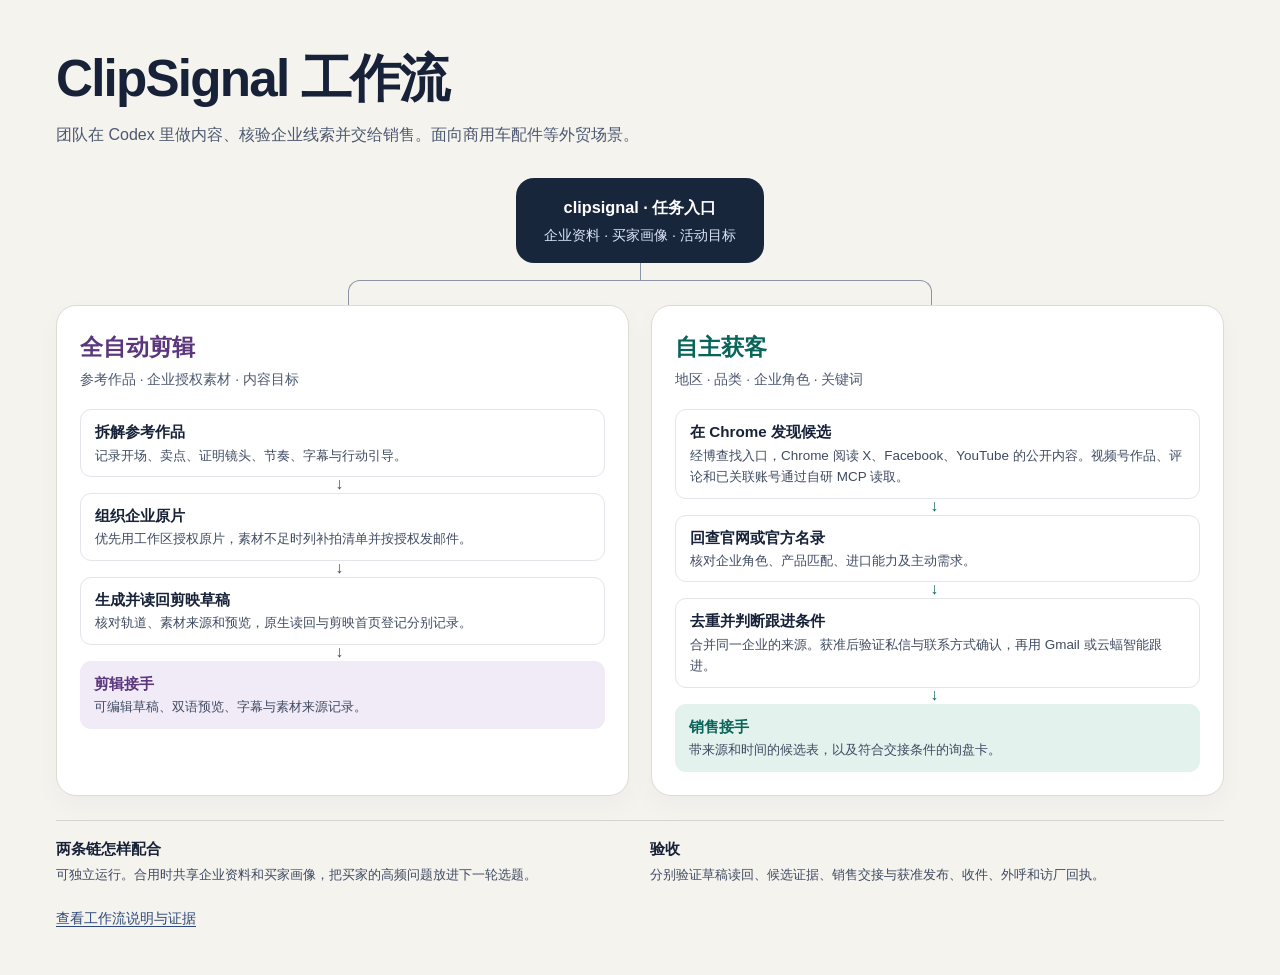
<file: docs/workflow.html>
<!doctype html>
<html lang="zh-CN">
<head>
  <meta charset="utf-8">
  <meta name="viewport" content="width=device-width, initial-scale=1">
  <title>ClipSignal · 项目工作链路</title>
  <style>
    :root {
      color-scheme: light;
      font-family: "Microsoft YaHei", "PingFang SC", "Noto Sans CJK SC", sans-serif;
      color: #172238;
      background: #f5f3ee;
      line-height: 1.6;
    }
    * { box-sizing: border-box; }
    body { margin: 0; }
    main { max-width: 1240px; margin: auto; padding: 50px 36px 44px; }
    h1, h2, h3, p { margin: 0; }
    header { margin-bottom: 30px; }
    h1 { font-size: clamp(2rem, 4vw, 3.65rem); letter-spacing: -.035em; line-height: 1.15; }
    header p { font-size: 1rem; color: #4c5870; margin-top: .85rem; }
    .entry {
      margin: 0 auto;
      width: fit-content;
      max-width: 100%;
      background: #18263c;
      color: #fff;
      text-align: center;
      border-radius: 18px;
      padding: 16px 28px;
    }
    .entry h2 { font-size: 1.02rem; }
    .entry p { color: #dbe5f7; font-size: .88rem; margin-top: 4px; }
    .split {
      height: 42px;
      position: relative;
      background: linear-gradient(#8a95a5, #8a95a5) center top / 1px 18px no-repeat;
    }
    .split::before {
      content: "";
      position: absolute;
      inset: 17px 25% 0;
      border: 1px solid #8a95a5;
      border-bottom: 0;
      border-radius: 12px 12px 0 0;
    }
    .workflows { display: grid; grid-template-columns: repeat(2, minmax(0, 1fr)); gap: 22px; }
    .workflow {
      --accent: #5b367c;
      --tint: #f1ebf8;
      padding: 23px;
      border-radius: 20px;
      border: 1px solid #dedbd6;
      background: #fff;
      box-shadow: 0 10px 24px #15243908;
    }
    .lead { --accent: #096459; --tint: #e3f2ed; }
    .workflow h2 { color: var(--accent); font-size: 1.43rem; }
    .input { color: #4c5870; font-size: .86rem; margin: 4px 0 18px; }
    ol { margin: 0; padding: 0; list-style: none; }
    li {
      border: 1px solid #e3e5eb;
      border-radius: 11px;
      padding: 10px 14px;
      position: relative;
      margin-bottom: 16px;
    }
    li::after {
      content: "↓";
      position: absolute;
      bottom: -19px;
      left: calc(50% - .45em);
      color: var(--accent);
      font-weight: bold;
      line-height: 22px;
    }
    li h3, .output h3 { font-size: .95rem; }
    li p, .output p, .notes p { font-size: .84rem; color: #3f4a61; }
    .output { padding: 11px 14px; border-radius: 11px; background: var(--tint); }
    .output h3 { color: var(--accent); }
    .notes {
      display: grid;
      grid-template-columns: repeat(2, minmax(0, 1fr));
      gap: 20px;
      margin-top: 24px;
      border-top: 1px solid #d8d4cb;
      padding-top: 16px;
    }
    .notes h2 { font-size: .94rem; margin-bottom: 3px; }
    footer { margin-top: 20px; }
    a { color: #2e4879; text-underline-offset: 3px; font-size: .86rem; }
    @media (max-width: 680px) {
      main { padding: 28px 17px; }
      .workflows, .notes { grid-template-columns: 1fr; }
      .split { height: 24px; background-size: 1px 24px; }
      .split::before { display: none; }
      .workflow { padding: 18px; }
    }
    @media print {
      main { padding: 12px; }
      .workflow, .entry, .output { print-color-adjust: exact; }
      .workflows { grid-template-columns: repeat(2, minmax(0, 1fr)); }
    }
  </style>
</head>
<body>
  <main>
    <header>
      <h1>ClipSignal 工作流</h1>
      <p>团队在 Codex 里做内容、核验企业线索并交给销售。面向商用车配件等外贸场景。</p>
    </header>

    <section class="entry" aria-labelledby="entry-title">
      <h2 id="entry-title">clipsignal · 任务入口</h2>
      <p>企业资料 · 买家画像 · 活动目标</p>
    </section>
    <div class="split" aria-hidden="true"></div>

    <div class="workflows">
      <section class="workflow" aria-labelledby="edit-title">
        <h2 id="edit-title">全自动剪辑</h2>
        <p class="input">参考作品 · 企业授权素材 · 内容目标</p>
        <ol>
          <li><h3>拆解参考作品</h3><p>记录开场、卖点、证明镜头、节奏、字幕与行动引导。</p></li>
          <li><h3>组织企业原片</h3><p>优先用工作区授权原片，素材不足时列补拍清单并按授权发邮件。</p></li>
          <li><h3>生成并读回剪映草稿</h3><p>核对轨道、素材来源和预览，原生读回与剪映首页登记分别记录。</p></li>
        </ol>
        <div class="output">
          <h3>剪辑接手</h3>
          <p>可编辑草稿、双语预览、字幕与素材来源记录。</p>
        </div>
      </section>

      <section class="workflow lead" aria-labelledby="lead-title">
        <h2 id="lead-title">自主获客</h2>
        <p class="input">地区 · 品类 · 企业角色 · 关键词</p>
        <ol>
          <li><h3>在 Chrome 发现候选</h3><p>经博查找入口，Chrome 阅读 X、Facebook、YouTube 的公开内容。视频号作品、评论和已关联账号通过自研 MCP 读取。</p></li>
          <li><h3>回查官网或官方名录</h3><p>核对企业角色、产品匹配、进口能力及主动需求。</p></li>
          <li><h3>去重并判断跟进条件</h3><p>合并同一企业的来源。获准后验证私信与联系方式确认，再用 Gmail 或云蝠智能跟进。</p></li>
        </ol>
        <div class="output">
          <h3>销售接手</h3>
          <p>带来源和时间的候选表，以及符合交接条件的询盘卡。</p>
        </div>
      </section>
    </div>

    <div class="notes">
      <section>
        <h2>两条链怎样配合</h2>
        <p>可独立运行。合用时共享企业资料和买家画像，把买家的高频问题放进下一轮选题。</p>
      </section>
      <section>
        <h2>验收</h2>
        <p>分别验证草稿读回、候选证据、销售交接与获准发布、收件、外呼和访厂回执。</p>
      </section>
    </div>
    <footer><a href="workflow.md">查看工作流说明与证据</a></footer>
  </main>
</body>
</html>
</file>
<file: site/style.css>
:root {
  color-scheme: light;
  --case-red: #d60020;
  --case-red-dark: #aa0019;
  --case-ink: #101820;
  --case-muted: #404b55;
  --case-line: #dce2e6;
  --case-blue: #e8f3fa;
  --case-gray: #f2f4f5;
  --anchor-offset: 6rem;
  font: 16px/1.6 "Microsoft YaHei", "PingFang SC", system-ui, sans-serif;
  color: var(--case-ink);
  background: #fff;
}
* { box-sizing: border-box; }
body { margin: 0; }
a { color: inherit; text-underline-offset: .22em; }
a:focus-visible, button:focus-visible, summary:focus-visible {
  outline: 3px solid var(--case-red);
  outline-offset: 4px;
}
h2 { line-height: 1.25; margin: 0 0 .7em; }
nav { display: flex; align-items: center; flex-wrap: wrap; }
nav a { text-decoration: none; }
nav a:hover { text-decoration: underline; }
main [id], #main { scroll-margin-top: var(--anchor-offset); }
.skip {
  position: absolute;
  left: 1rem;
  top: -10rem;
  z-index: 4;
  padding: .5rem;
  background: #fff;
}
.skip:focus { top: 1rem; }
.art { display: block; width: 100%; height: auto; }
.prompt { padding: clamp(15px, 3vw, 26px); }
.prompt p { margin: 0 0 1em; overflow-wrap: anywhere; }
.copy-state { display: inline-block; margin-inline-start: .6em; font-size: .83rem; }

.case-shell { width: min(1380px, 92%); margin-inline: auto; }
.case-header { position: sticky; top: 0; z-index: 2; background: #fff; border-bottom: 1px solid var(--case-line); }
.case-header-row { min-height: 70px; display: flex; align-items: center; justify-content: space-between; gap: 20px; }
.case-brand { display: flex; align-items: center; gap: 19px; color: inherit; text-decoration: none; white-space: nowrap; }
.case-brand strong { font-weight: 800; font-size: clamp(1.38rem, 2.3vw, 2.15rem); letter-spacing: -.052em; }
.case-brand span { padding-left: 18px; border-left: 1px solid #bec7ce; line-height: 1.5; }
.case-header nav { gap: clamp(12px, 2.8vw, 41px); font-weight: 600; }
.case-header nav a[aria-current], .case-header nav a:hover { color: var(--case-red-dark); }

.case-hero { overflow: hidden; background: var(--case-blue); }
.case-hero-grid {
  display: grid;
  grid-template-columns: minmax(0, 1fr) minmax(0, 1.05fr);
  align-items: center;
  min-height: clamp(395px, 33vw, 500px);
  gap: 18px;
}
.case-hero-copy { padding-block: clamp(32px, 4vw, 58px); }
.case-event {
  color: var(--case-red-dark);
  font: 750 clamp(.9rem, 1.65vw, 1.5rem)/1.2 Arial, sans-serif;
  text-transform: uppercase;
  letter-spacing: .015em;
  margin: 0 0 .72em;
}
.case-hero h1 { margin: 0; font-size: clamp(2.45rem, 4.8vw, 4.7rem); line-height: 1.12; letter-spacing: -.04em; }
.case-intro {
  font-size: clamp(1rem, 1.45vw, 1.23rem);
  margin: 1.25rem 0 1.45rem;
  max-width: 34em;
  color: #26313a;
}
.case-actions { display: flex; flex-wrap: wrap; gap: 12px; }
.case-button {
  line-height: 1.4;
  font-family: inherit;
  font-weight: 700;
  font-size: 1rem;
  display: inline-flex;
  align-items: center;
  text-decoration: none;
  border: 1px solid var(--case-red);
  border-radius: 2px;
  background: var(--case-red);
  color: #fff;
  padding: .72em 1.25em;
  cursor: pointer;
}
.case-button:not([hidden]):hover { background: var(--case-red-dark); border-color: var(--case-red-dark); color: #fff; }
.case-button[hidden] { display: none; }
.case-outline { color: var(--case-ink); border-color: #9cabb5; background: #fafdff; }
.case-product { position: relative; margin: 0; }
.case-product img {
  display: block;
  width: 100%;
  height: auto;
  mask-image: linear-gradient(90deg, transparent, #000 6%, #000 94%, transparent),
    linear-gradient(180deg, transparent, #000 7%, #000 92%, transparent);
  mask-composite: intersect;
}
.case-product figcaption { margin: 0 .25rem .65rem; color: var(--case-muted); text-align: right; font-size: .8rem; }

.case-facts {
  display: grid;
  grid-template-columns: 1fr 1fr 1.24fr;
  padding-block: clamp(16px, 2.4vw, 30px);
  margin-block: 0;
}
.case-facts div { display: flex; justify-content: center; align-items: baseline; gap: 12px; padding-inline: 9px; }
.case-facts div + div { border-left: 1px solid var(--case-line); }
.case-facts dt { font-size: .89rem; color: var(--case-muted); }
.case-facts dd { margin: 0; font-size: clamp(1.08rem, 2vw, 1.7rem); font-weight: 750; }
.case-facts strong { color: var(--case-red-dark); }

.case-red { background: var(--case-red); color: #fff; padding-block: 15px; text-align: center; }
.case-red h2 { font-size: clamp(1.4rem, 2.55vw, 2.3rem); line-height: 1.25; margin: 0; font-weight: 750; letter-spacing: -.02em; }
.case-outputs { display: grid; grid-template-columns: repeat(2, minmax(0, 1fr)); gap: clamp(18px, 3vw, 46px); padding-block: clamp(24px, 3.4vw, 52px); }
.case-output { display: grid; grid-template-columns: minmax(0, 1fr) minmax(0, 1fr); align-items: start; gap: clamp(14px, 2vw, 29px); }
.case-output-photo .art { aspect-ratio: 1.7; object-fit: cover; }
.case-output h3, .case-timeline h3 { font-size: clamp(1.14rem, 1.8vw, 1.62rem); line-height: 1.25; margin: 0; }
.case-output p, .case-timeline p { color: var(--case-muted); margin: .55em 0; }
.case-output a, .case-tech-links a { color: var(--case-red-dark); font-weight: 650; }

.case-support {
  display: grid;
  grid-template-columns: repeat(2, minmax(0, 1fr));
  gap: clamp(14px, 2.4vw, 34px);
  margin-bottom: clamp(24px, 3.4vw, 52px);
}
.case-channel {
  display: grid;
  grid-template-columns: minmax(86px, 25%) minmax(0, 1fr);
  align-items: start;
  gap: clamp(14px, 2vw, 24px);
  padding: clamp(14px, 2vw, 24px);
  border: 1px solid var(--case-line);
  background: #f7fafc;
}
.case-channel-art .art { aspect-ratio: 3/2; object-fit: cover; }
.case-channel h3 { margin: 0; font-size: clamp(1.12rem, 1.7vw, 1.55rem); line-height: 1.25; }
.case-channel p { margin: .55em 0; color: var(--case-muted); }
.case-channel-links { display: flex; flex-wrap: wrap; gap: .3em 1.25em; }
.case-channel-links a, #wechat.diagram a { color: var(--case-red-dark); font-weight: 650; }

.case-schedule { background: var(--case-gray); padding-block: clamp(26px, 3.4vw, 46px); }
.case-schedule a { color: var(--case-red-dark); font-weight: 650; }
.case-schedule h2, .case-technical h2 { font-size: clamp(1.45rem, 2.3vw, 2rem); letter-spacing: -.025em; }
.case-timeline { display: grid; grid-template-columns: repeat(3, 1fr); }
.case-timeline article { padding-right: clamp(12px, 3vw, 44px); }
.case-timeline article + article { padding-left: clamp(12px, 3vw, 44px); border-left: 1px solid #c7d0d7; }
.case-timeline p { margin-bottom: 0; }
.case-technical { padding-block: clamp(28px, 4vw, 52px); }
.case-tech-links { display: flex; flex-wrap: wrap; gap: 16px 28px; }
.case-setup { max-width: 43rem; margin-top: .9rem; }
.case-setup summary { cursor: pointer; width: fit-content; }
.case-setup .prompt { margin-top: .65rem; background: var(--case-gray); border-radius: 0; }
.case-footer { border-top: 1px solid var(--case-line); padding-block: 19px; }
.case-footer .case-shell { display: flex; align-items: baseline; flex-wrap: wrap; gap: 7px 17px; color: var(--case-muted); }
.case-footer strong { color: var(--case-ink); }
.case-footer a:last-child { margin-inline-start: auto; }

@media (max-width: 860px) {
  .case-hero h1 { font-size: clamp(2.05rem, 5.3vw, 3.7rem); }
  .case-output { grid-template-columns: 1fr; align-content: start; gap: 12px; }
  .case-support { grid-template-columns: 1fr; }
}
@media (max-width: 600px) {
  :root { --anchor-offset: 1rem; }
  .case-shell { width: 91%; }
  .case-header { position: static; }
  .case-header-row { flex-wrap: wrap; min-height: 0; padding-block: 9px; row-gap: 4px; }
  .case-header nav { flex-basis: 100%; font-size: .86rem; justify-content: space-between; padding-block: 4px; }
  .case-brand span { font-size: .91rem; }
  .case-hero-grid, .case-outputs, .case-timeline { grid-template-columns: 1fr; }
  .case-hero-grid { gap: 0; }
  .case-hero-copy { padding-block: 26px 13px; }
  .case-hero h1 { font-size: clamp(1.9rem, 8vw, 3.1rem); }
  .case-intro { margin: .85rem 0 1rem; }
  .case-product { margin-top: 3px; }
  .case-product img { aspect-ratio: 1.8; object-fit: cover; object-position: center; }
  .case-facts div { flex-direction: column; align-items: flex-start; justify-content: flex-start; gap: 1px; padding-inline: 5px; }
  .case-facts div + div { padding-left: 11px; }
  .case-facts { grid-template-columns: .95fr .74fr 1.4fr; }
  .case-facts dd { font-size: .95rem; line-height: 1.4; }
  .case-output { grid-template-columns: minmax(95px, 34%) minmax(0, 1fr); align-items: start; }
  .case-output-photo .art { aspect-ratio: 1.1; }
  .case-output p, .case-channel p { font-size: .93rem; }
  .case-channel { grid-template-columns: minmax(80px, 25%) minmax(0, 1fr); align-items: start; }
  .case-channel-links a { min-height: 34px; display: inline-flex; align-items: center; gap: .25em; }
  .case-setup summary { min-height: 44px; align-content: center; }
  .case-timeline { gap: 14px; }
  .case-timeline article { padding: 0; }
  .case-timeline article + article { border-left: 0; border-top: 1px solid #c7d0d7; padding: 14px 0 0; }
  .case-footer a:last-child { margin: 0; }
}

.guide-intro { padding-block: clamp(26px, 5vw, 65px); }
.guide-intro h1 {
  margin: .4em 0 .3em;
  font-size: clamp(2rem, 4.8vw, 4.3rem);
  line-height: 1.12;
  letter-spacing: -.035em;
}
.guide-intro p { margin: .6em 0 1.3em; color: var(--case-muted); }
.guide-intro nav { gap: 8px 26px; }
.guide-intro nav a { padding-block: .35em; }
.guide-intro a, .guide-title a, .guide-card a, .guide-resources a { color: var(--case-red-dark); }
.guide-intro a:focus-visible, .case-output a:focus-visible { border-radius: 2px; }
.guide-block, .scenes {
  padding-block: clamp(26px, 4vw, 59px);
  border-bottom: 1px solid var(--case-line);
}
.guide-block h2, .scenes h2 { font-size: clamp(1.45rem, 2.65vw, 2.35rem); letter-spacing: -.025em; }
.guide-title { display: flex; flex-wrap: wrap; align-items: baseline; justify-content: space-between; gap: 4px 24px; margin-bottom: 1.1rem; }
.guide-title h2, .guide-title p { margin: 0; }
.guide-title p, .guide-block p { color: var(--case-muted); }
.guide-outputs, .diagram-grid, .scene-grid {
  display: grid;
  grid-template-columns: repeat(2, minmax(0, 1fr));
  gap: clamp(14px, 2vw, 28px);
}
.guide-card { padding: clamp(13px, 2vw, 27px); border: 1px solid var(--case-line); }
.guide-card h3, .diagram h3 { margin: 0 0 .65em; font-size: 1.2rem; line-height: 1.35; }
.guide-card p { margin: .45em 0 .75em; }
.guide-card .art, .scene-tile .art { aspect-ratio: 3/2; object-fit: cover; }
.guide-card .art { margin-bottom: .85rem; }
.diagram { border: 1px solid var(--case-line); padding: clamp(12px, 2.2vw, 25px); min-width: 0; }
.diagram:target { border-color: var(--case-red); box-shadow: inset 3px 0 var(--case-red); }
.diagram p { margin: .8em 0 0; }
.diagram .art { object-fit: contain; }
.guide-steps { margin-top: .75rem; }
.guide-steps summary { color: var(--case-red-dark); font-weight: 650; cursor: pointer; }
.guide-steps ol { margin: .6rem 0 0; padding-inline-start: 1.35rem; color: var(--case-muted); }
.guide-steps li + li { margin-top: .45rem; }
.guide-resources { padding-left: 1.25rem; }
.guide-resources li + li { margin-top: .45rem; }
.scenes { width: min(1380px, 92%); margin-inline: auto; }
.scene-tile h3 { margin: .5em 0 0; font-size: 1rem; }
.scene-tile[hidden] { display: none; }

@media (max-width: 600px) {
  .guide-outputs, .diagram-grid, .scene-grid { grid-template-columns: 1fr; }
  .scenes { width: 91%; }
}

@media (prefers-reduced-motion: no-preference) {
  html { scroll-behavior: smooth; }

  .case-hero-copy { animation: arrive 380ms ease-out; }
  .case-product { animation: arrive 460ms 70ms ease-out backwards; }
  .case-button, .case-header nav a { transition: color 160ms ease, background-color 160ms ease, border-color 160ms ease; }
  .case-output a span, .guide-card a span {
    display: inline-block;
    transition: transform 160ms ease-out;
  }
  .case-output a:hover span, .case-output a:focus-visible span,
  .guide-card a:hover span, .guide-card a:focus-visible span { transform: translateX(3px); }

  @keyframes arrive {
    from { opacity: .58; transform: translateY(8px); }
    to { opacity: 1; transform: translateY(0); }
  }
}
</file>
<file: site/demo/demo.css>
.demo-page {
  background: #f1f5f7;
  --deck-line: #d6dde1;
  --deck-dim: #475463;
  --deck-red: #b90022;
}
.visually-hidden {
  position: absolute;
  width: 1px;
  height: 1px;
  padding: 0;
  overflow: hidden;
  clip-path: inset(50%);
  white-space: nowrap;
}
.deck {
  width: min(1600px, calc(100% - 60px));
  min-height: 100svh;
  margin-inline: auto;
  padding: 22px 0 14px;
  display: flex;
  flex-direction: column;
  justify-content: center;
}
.deck:fullscreen {
  width: 100%;
  padding: 24px 4vw 15px;
  overflow: auto;
  background: #f1f5f7;
}
.deck-header, .deck-footer, .deck-controls, .deck-transport, .deck-options {
  display: flex;
  align-items: center;
}
.deck-header {
  justify-content: space-between;
  gap: 14px;
  margin-bottom: 18px;
}
.deck-brand {
  display: flex;
  align-items: center;
  gap: 17px;
  text-decoration: none;
}
.deck-brand > span {
  font-family: Arial, sans-serif;
  font-size: clamp(1.5rem, 3vw, 2.32rem);
  font-weight: 800;
  letter-spacing: -.07em;
  line-height: 1;
}
.deck-brand small {
  border-inline-start: 1px solid #b7c2ca;
  padding-inline-start: 17px;
  color: var(--deck-dim);
  line-height: 1.3;
  font-size: .85rem;
}
.deck-modes {
  justify-content: flex-end;
  gap: 4px;
  padding: 3px;
  border: 1px solid var(--deck-line);
  border-radius: 6px;
  background: #fff;
}
.deck-modes a {
  display: flex;
  align-items: baseline;
  gap: 7px;
  border-radius: 3px;
  padding: 7px 12px;
  font-weight: 750;
  font-size: .85rem;
  white-space: nowrap;
}
.deck-modes a[aria-current] {
  color: #fff;
  background: var(--deck-red);
}
.deck-modes small {
  font-size: .72rem;
  font-weight: 550;
}
.deck-player {
  background: #fff;
  border: 1px solid var(--deck-line);
  border-top: 4px solid var(--case-red);
  border-radius: 7px;
  box-shadow: 0 18px 42px #1e293b13;
}
.deck-slide {
  padding: clamp(22px, 4.1vw, 69px);
  border-bottom: 1px solid var(--deck-line);
}
.deck[data-ready] .deck-slide { border-bottom: 0; }
.deck-layout {
  display: grid;
  align-items: center;
  grid-template-columns: minmax(0, 1.02fr) minmax(0, 1fr);
  gap: clamp(25px, 4.4vw, 76px);
  min-height: clamp(300px, 60svh - 130px, 480px);
}
.deck-copy, .deck-panel, .deck-photo { min-width: 0; }
.deck[data-ready] .deck-slide:not([hidden]) .deck-layout {
  animation: deck-appear .3s ease-out both;
}
@keyframes deck-appear {
  from { opacity: 0; transform: translateY(5px); }
  to { opacity: 1; transform: translateY(0); }
}
.deck-kicker {
  margin: 0 0 .8em;
  color: var(--deck-red);
  font-size: clamp(.85rem, 1.3vw, 1.12rem);
  font-weight: 800;
}
.deck-slide h2 {
  font-size: clamp(2rem, 4.3vw, 4.95rem);
  letter-spacing: -.055em;
  line-height: 1.13;
  margin: 0;
  text-wrap: balance;
}
.deck-cover h2 { font-size: clamp(2.5rem, 4.85vw, 5.35rem); }
.deck-desc {
  margin: .85em 0 0;
  color: var(--deck-dim);
  font-size: clamp(1rem, 1.65vw, 1.55rem);
  line-height: 1.52;
}
.deck-photo { margin: 0; }
.deck-photo > div {
  background: #e5eff6;
  border-radius: 4px;
  overflow: hidden;
}
.deck-photo img {
  width: 100%;
  max-height: min(48svh, 520px);
  aspect-ratio: 3 / 2;
  object-fit: cover;
}
.deck-photo figcaption {
  margin-top: 7px;
  text-align: right;
  color: var(--deck-dim);
  font-size: .8rem;
}
.deck-tags {
  list-style: none;
  margin: 20px 0 0;
  padding: 0;
  display: flex;
  gap: 8px;
  flex-wrap: wrap;
}
.deck-tags li {
  padding: 5px 10px;
  border: 1px solid #e6ced3;
  border-radius: 3px;
  color: #7d1530;
  background: #fff6f7;
  font-weight: 750;
  font-size: clamp(.8rem, 1.1vw, 1rem);
}
.deck-steps {
  display: grid;
  list-style: none;
  padding: 0;
  margin: 18px 0 0;
  gap: 0;
}
.deck-steps li {
  display: grid;
  grid-template-columns: minmax(3.5em, auto) 1fr;
  align-items: baseline;
  gap: 11px;
  padding: 7px 0;
  border-bottom: 1px solid var(--deck-line);
  line-height: 1.38;
}
.deck-steps li:last-child { border-bottom: 0; }
.deck-steps strong { font-weight: 800; }
.deck-steps span { color: var(--deck-dim); }
.deck-panel {
  border: 1px solid #cddce5;
  border-radius: 5px;
  background: #edf5fa;
  padding: clamp(17px, 2.6vw, 39px);
  font-size: clamp(.95rem, 1.35vw, 1.2rem);
}
.deck-panel-label {
  margin: 0 0 .65em;
  font-weight: 800;
  color: #3d4e5e;
  font-size: .85em;
}
.deck-panel .deck-steps { margin-top: 3px; }
.deck-quote {
  margin: .25em 0 .7em;
  font-size: clamp(1.1rem, 2vw, 1.9rem);
  line-height: 1.35;
  font-weight: 750;
}
.deck-evidence { margin: 0; }
.deck-evidence > div {
  display: grid;
  grid-template-columns: 5em 1fr;
  gap: 12px;
  border-top: 1px solid #cfdae2;
  padding: .45em 0;
  align-items: baseline;
}
.deck-evidence dt { font-weight: 800; }
.deck-evidence dd { margin: 0; }
.deck-panel .deck-box-title {
  font-size: clamp(1.5rem, 3.6vw, 3.2rem);
  font-weight: 800;
  line-height: 1.08;
  letter-spacing: -.055em;
  margin: .35em 0;
}
.timeline {
  padding: 9px;
  background: #fff;
  border: 1px solid #d3e0e8;
  border-radius: 4px;
}
.timeline > div {
  display: grid;
  grid-template-columns: 2.9em repeat(3, minmax(0, 1fr));
  gap: 4px;
  align-items: center;
  margin: 4px 0;
  font-size: .82em;
}
.timeline b { padding-inline-start: 4px; }
.timeline i {
  font-style: normal;
  font-weight: 680;
  text-align: center;
  padding: .46em .15em;
  border-radius: 3px;
  background: #dbeefa;
}
.timeline div:nth-child(2) i { background: #f9e0e5; }
.timeline div:nth-child(3) i { background: #dbeee7; }
.timeline div:nth-child(2) i:first-of-type,
.timeline div:nth-child(3) i:last-of-type { grid-column: span 2; }
.deck-note { margin: .8em 0 0; }
.proof-group + .proof-group { margin-top: 11px; border-top: 1px solid #ccdae4; padding-top: 11px; }
.proof-group strong { color: #12533f; }
.proof-group.pending strong { color: #78391c; }
.proof-group p { margin: .35em 0 0; }
.deck-prompt {
  margin: .65em 0 1em;
  overflow-wrap: anywhere;
  line-height: 1.56;
}
.copy-status { display: inline-block; margin-inline-start: 8px; font-size: .83em; }
.deck-links {
  display: flex;
  flex-wrap: wrap;
  gap: 7px 17px;
  margin-top: 17px;
  font-weight: 750;
  color: var(--deck-red);
}
.deck-action, .deck-button {
  font: inherit;
  font-size: .88rem;
  font-weight: 720;
  cursor: pointer;
  padding: 7px 11px;
  min-height: 38px;
  border: 1px solid #aab8c3;
  border-radius: 4px;
  background: white;
  color: #172534;
}
.deck-button:hover { background: #e8f0f5; }
.deck-button:disabled { opacity: .54; cursor: default; }
.deck-action, .deck-button.is-primary {
  color: #fff;
  background: var(--deck-red);
  border-color: var(--deck-red);
  text-decoration: none;
}
.deck-action:not([hidden]) { display: inline-block; margin-top: 13px; }
.deck-panel .deck-action { margin: 0; }
.deck-action:hover, .deck-button.is-primary:hover { background: #94001b; }
.deck-arrow { font-size: 1.12rem; padding-block: 4px; }
.deck-controls {
  padding: 10px clamp(10px, 2vw, 24px);
  justify-content: space-between;
  flex-wrap: wrap;
  gap: 8px;
  background: #f0f5f8;
}
.deck-transport, .deck-options { flex-wrap: wrap; gap: 6px; }
.chapter-label select { max-width: 190px; }
.deck-count {
  display: flex;
  gap: 8px;
  font-size: .85rem;
  color: var(--deck-dim);
  font-variant-numeric: tabular-nums;
}
.deck-caption {
  margin: 0;
  padding: 10px clamp(14px, 2vw, 24px);
  min-height: 2.95em;
  background: #172634;
  color: #fff;
  text-align: center;
  font-weight: 650;
  font-size: clamp(.95rem, 1.55vw, 1.34rem);
  line-height: 1.42;
}
.deck-progress { height: 4px; background: #dce6ec; }
.deck-progress span {
  display: block;
  width: 100%;
  height: 100%;
  background: var(--case-red);
  transform: scaleX(0);
  transform-origin: left;
}
.deck-transcript {
  border-inline-start: 3px solid #c9d8e2;
  padding-inline-start: 13px;
  margin-top: 17px;
  color: var(--deck-dim);
}
.deck-transcript p { margin: .3em 0; }
.deck[data-ready] .deck-transcript { display: none; }
.deck-footer {
  justify-content: space-between;
  align-items: center;
  flex-wrap: wrap;
  gap: 6px 14px;
  padding-top: 8px;
  font-size: .82rem;
  color: var(--deck-dim);
}
.deck-footer > div { display: flex; flex-wrap: wrap; gap: 5px 15px; }
.deck-qr-link { text-decoration: none; }
.deck-qr {
  display: flex;
  align-items: center;
  gap: 8px;
  margin: 0;
  font-weight: 750;
}
.deck-qr img { width: clamp(57px, 5.45vw, 96px); height: auto; }
@media (max-height: 790px) and (min-width: 761px) {
  .deck { padding-top: 13px; }
  .deck-header { margin-bottom: 11px; }
  .deck-slide { padding-block: clamp(18px, 3.8vh, 32px); }
  .deck-slide h2 { font-size: clamp(2rem, 4.1vw, 3.75rem); }
  .deck-photo img { max-height: 44svh; }
}
@media (max-width: 760px) {
  .deck { width: calc(100% - 22px); padding-top: 14px; justify-content: flex-start; }
  .deck-header { align-items: flex-start; flex-direction: column; margin-bottom: 11px; }
  .deck-brand { gap: 10px; }
  .deck-brand small { padding-inline-start: 10px; font-size: .74rem; }
  .deck[data-ready] .deck-player {
    display: grid;
    grid-template-rows: minmax(0, 1fr) auto;
    max-height: calc(100svh - 152px);
  }
  .deck[data-ready] .deck-stage { overflow-y: auto; }
  .deck-layout { grid-template-columns: 1fr; gap: 15px; min-height: 0; }
  .deck-slide { padding: 18px 15px; }
  .deck-slide h2 { font-size: clamp(1.85rem, 7vw, 3rem); }
  .deck-photo img { aspect-ratio: 2 / 1; max-height: 230px; }
  .deck-photo figcaption { font-size: .72rem; }
  .deck-desc { margin-top: .65em; }
  .deck-tags { margin-top: 11px; }
  .deck-steps li { padding-block: 5px; }
  .deck-controls { display: grid; grid-template-columns: minmax(0, 1fr) auto; }
  .deck-options { grid-column: 1 / -1; }
  .deck-count { justify-self: end; }
  .chapter-label select { max-width: 145px; }
  .deck:fullscreen { padding-inline: 12px; }
}
@media (max-width: 365px) {
  .deck-brand small { max-width: 11em; }
  .deck-button { padding-inline: 7px; }
  .deck-count { gap: 4px; font-size: .75rem; }
}
@media (prefers-reduced-motion: reduce) {
  .deck[data-ready] .deck-slide:not([hidden]) .deck-layout { animation: none; }
}

.booth-slide { padding: 0; }
.booth-layout {
  display: grid;
  grid-template-columns: minmax(0, .88fr) minmax(0, 1.12fr);
  min-height: clamp(340px, 58svh, 575px);
}
.booth-slide .deck-copy {
  align-self: center;
  padding: clamp(25px, 3.65vw, 59px);
}
.booth-slide h2 {
  font-size: clamp(2.55rem, 4.45vw, 5rem);
  text-wrap: wrap;
}
.booth-close { background: var(--deck-red); color: white; }
.booth-close .deck-kicker, .booth-close .deck-desc { color: #fff; }
.booth-photo { margin: 0; position: relative; overflow: hidden; background: #e6f0f6; }
.booth-photo > div { position: absolute; inset: 0; }
.booth-photo img {
  width: 100%;
  height: 100%;
  object-fit: cover;
}
.booth-photo figcaption {
  position: absolute;
  inset: auto 12px 12px auto;
  padding: 4px 8px;
  border-radius: 3px;
  background: #15222de6;
  color: #fff;
  font-size: .78rem;
}
@media (max-width: 760px) {
  .booth-layout { grid-template-columns: 1fr; min-height: 0; }
  .booth-slide .deck-copy {
    min-height: 200px;
    display: flex;
    flex-direction: column;
    justify-content: center;
    padding: 18px;
  }
  .booth-slide h2 { font-size: clamp(2rem, 8.8vw, 3.35rem); }
  .booth-photo { height: clamp(150px, 28svh, 240px); }
}
</file>
